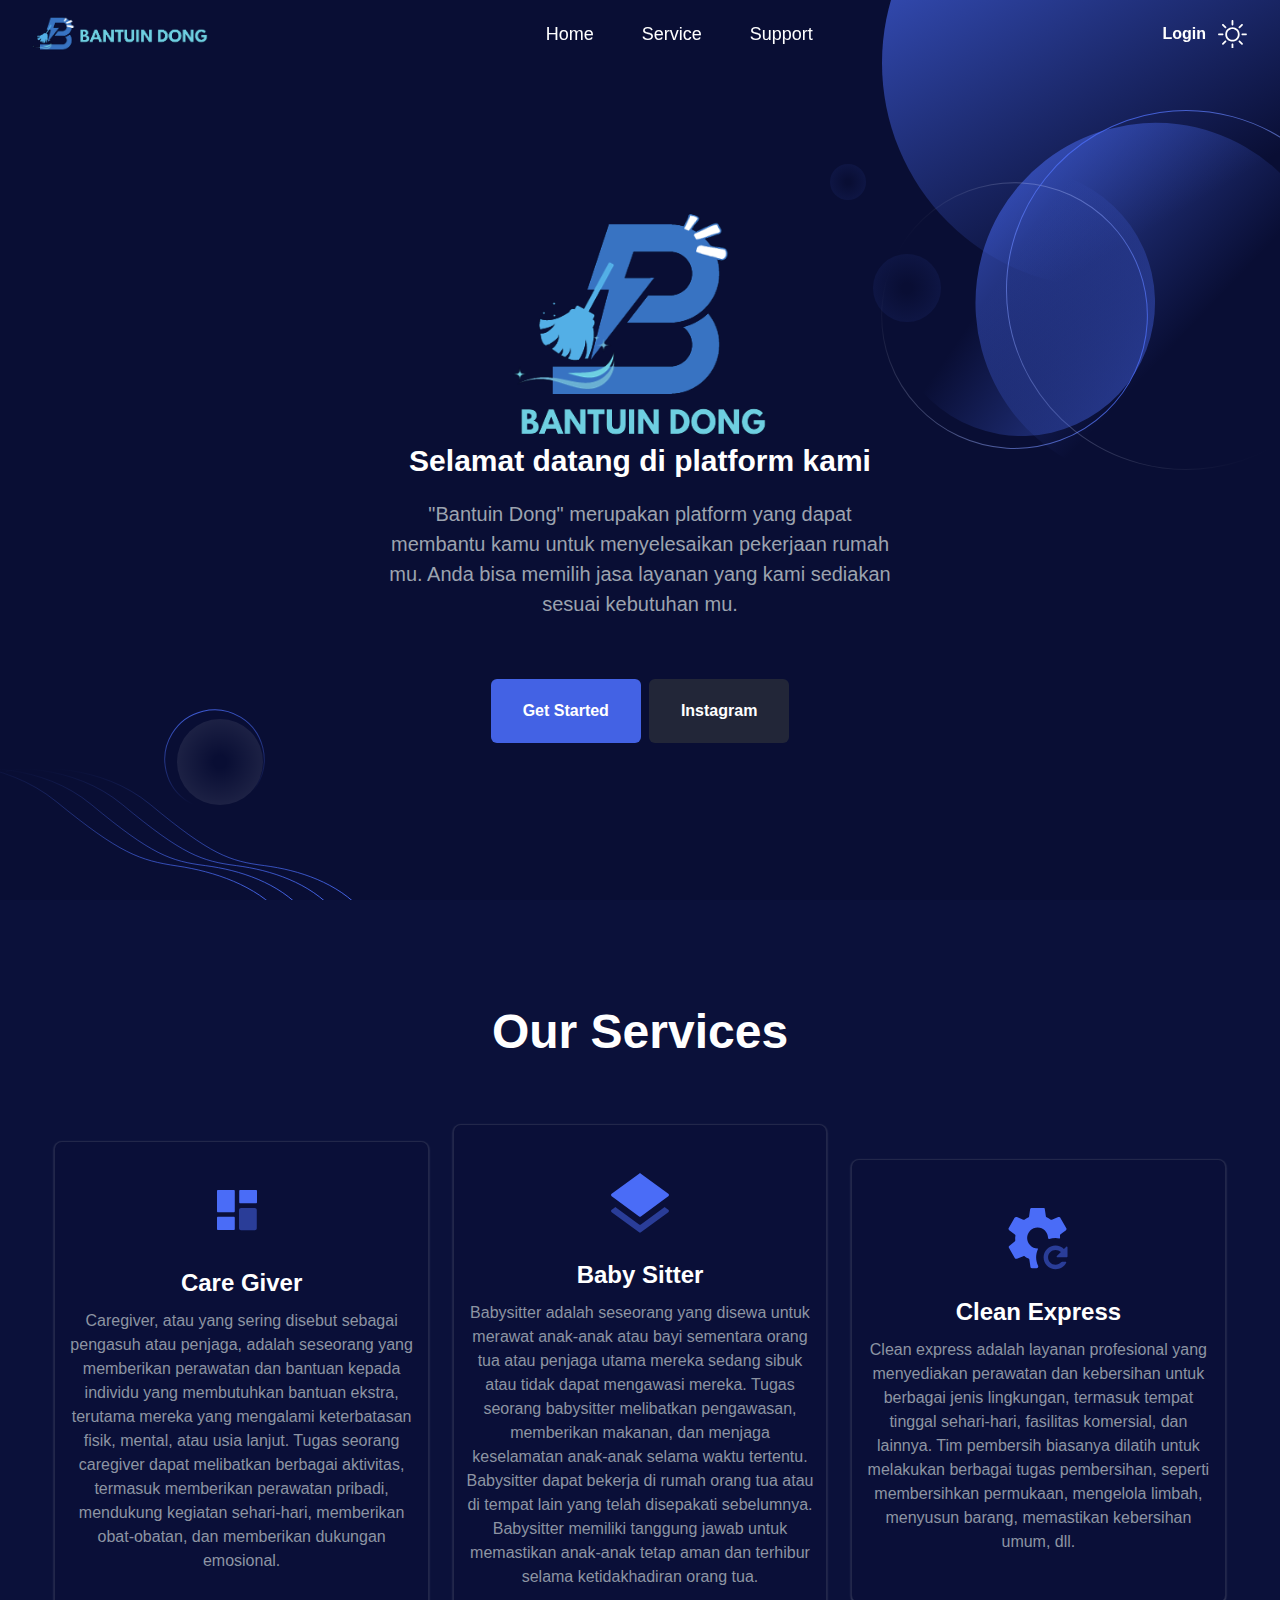
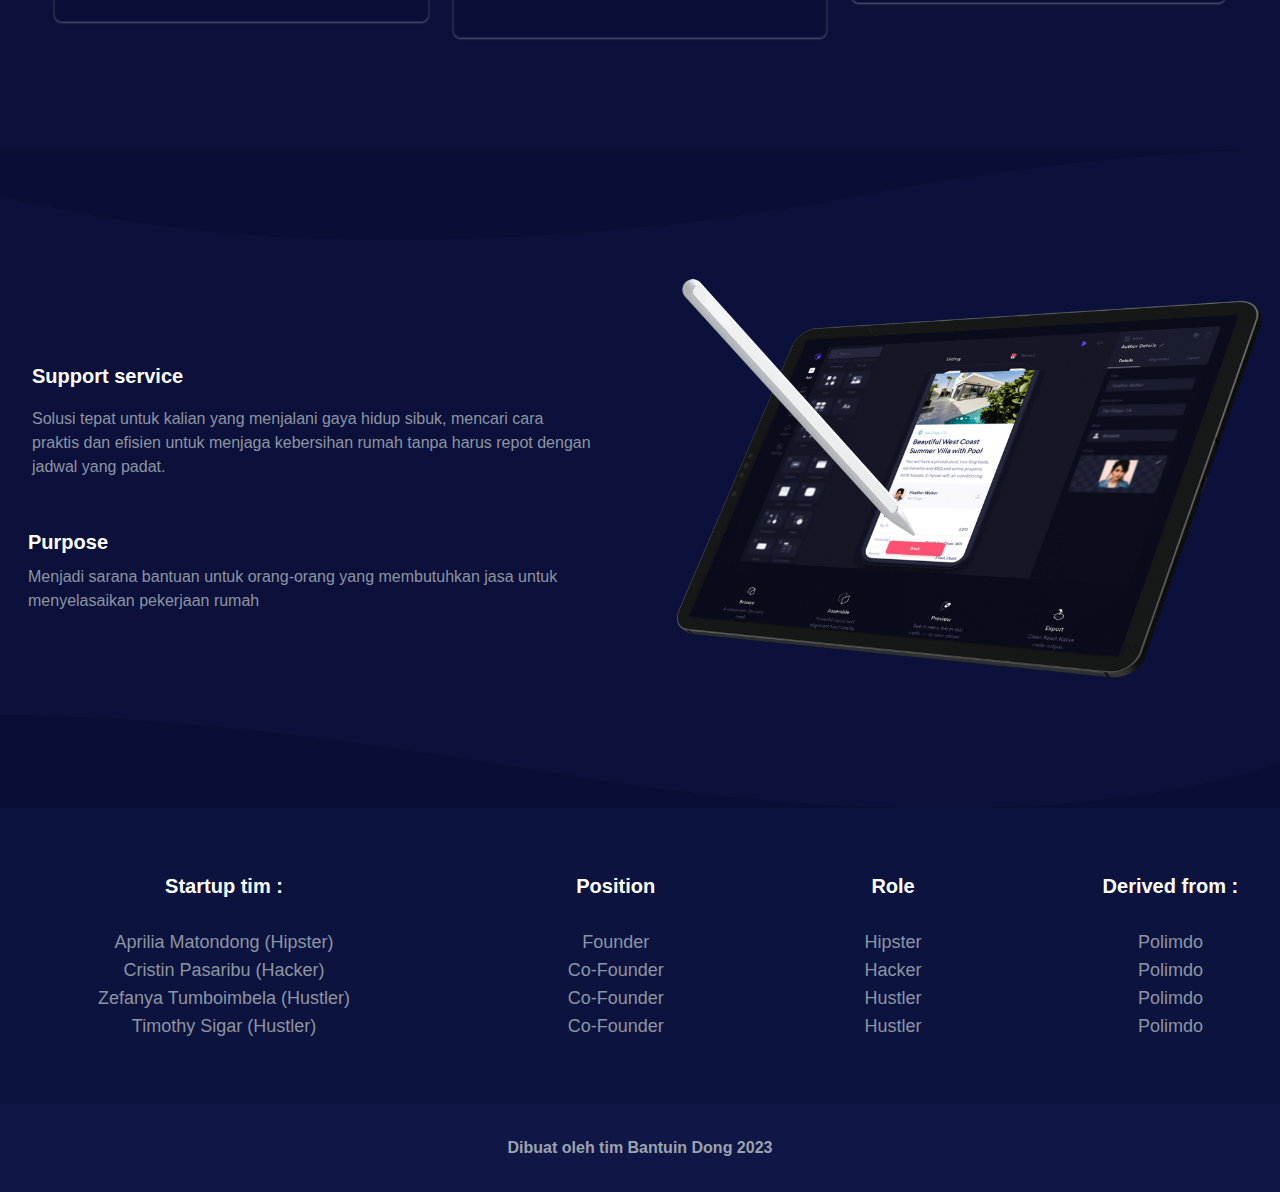
<file: index.html>
<!doctype html>
<html lang="en" class="dark scroll-smooth" id="root">
<head>
    <meta charset="UTF-8">
    <meta name="viewport"
          content="width=device-width, user-scalable=no, initial-scale=1.0, maximum-scale=1.0, minimum-scale=1.0">
    <meta http-equiv="X-UA-Compatible" content="ie=edge">
    <meta name="author" content="farideghbali">
    <link rel="shortcut icon" href="./img/favicon.png" type="image/x-icon"/>
    <link rel="stylesheet" href="./css/output.css">
    <title>Bantuin Dong</title>
    <!-- Develoop By: Farideghbali / Farideghbali.com / Farideghbali.dev@gmail.com   -->
</head>
<body class="bg-white dark:bg-dark seceltion font-Inter">
<div class="fixed top-0 left-0 z-50 w-full">
    <div class="px-4 py-4 lg:px-8 lg:py-1" id="header">
        <div class="flex items-center justify-between">
            <div class="logo">
                <img src="./img/logo navbar.png" alt="logo" class="hidden dark:block w-44">
                <img src="./img/logo navbar.png" alt="logo" class="block dark:hidden w-44">
            </div>
            <div class="navigation hidden lg:block">
                <nav>
                    <ul class="flex items-center justify-between">
                        <li class="px-6 py-4"><a href="#slider" class="menu-item">Home</a></li>
                        <li class="px-6 py-4"><a href="#features" class="menu-item">Service</a></li>
                        <li class="px-6 py-4"><a href="#support" class="menu-item">Support</a></li>
                    </ul>
                </nav>
            </div>
            <div class="panel flex items-center">
                <a href="login.html" class="btn cursor-pointer text-neutral-900 py-3 px-2 hidden lg:block">Login</a>
                <button type="button" class="cursor-pointer" id="change-mood">
                    <svg viewBox="0 0 23 23" class="cursor-pointer block dark:hidden" fill=""
                         xmlns="http://www.w3.org/2000/svg" width="30px">
                        <path d="M9.55078 1.5C5.80078 1.5 1.30078 5.25 1.30078 11.25C1.30078 17.25 5.80078 21.75 11.8008 21.75C17.8008 21.75 21.5508 17.25 21.5508 13.5C13.3008 18.75 4.30078 9.75 9.55078 1.5Z"
                              stroke-width="2" stroke-linecap="round" stroke-linejoin="round"></path>
                    </svg>
                    <svg viewBox="0 0 25 24" fill="none" xmlns="http://www.w3.org/2000/svg" width="30px"
                         class="cursor-pointer dark:block hidden">
                        <mask id="path-1-inside-1_977:1934" fill="white">
                            <path d="M12.0508 16.5C10.8573 16.5 9.71271 16.0259 8.8688 15.182C8.02489 14.3381 7.55078 13.1935 7.55078 12C7.55078 10.8065 8.02489 9.66193 8.8688 8.81802C9.71271 7.97411 10.8573 7.5 12.0508 7.5C13.2443 7.5 14.3888 7.97411 15.2328 8.81802C16.0767 9.66193 16.5508 10.8065 16.5508 12C16.5508 13.1935 16.0767 14.3381 15.2328 15.182C14.3888 16.0259 13.2443 16.5 12.0508 16.5ZM12.0508 18C13.6421 18 15.1682 17.3679 16.2934 16.2426C17.4186 15.1174 18.0508 13.5913 18.0508 12C18.0508 10.4087 17.4186 8.88258 16.2934 7.75736C15.1682 6.63214 13.6421 6 12.0508 6C10.4595 6 8.93336 6.63214 7.80814 7.75736C6.68292 8.88258 6.05078 10.4087 6.05078 12C6.05078 13.5913 6.68292 15.1174 7.80814 16.2426C8.93336 17.3679 10.4595 18 12.0508 18ZM12.0508 0C12.2497 0 12.4405 0.0790176 12.5811 0.21967C12.7218 0.360322 12.8008 0.551088 12.8008 0.75V3.75C12.8008 3.94891 12.7218 4.13968 12.5811 4.28033C12.4405 4.42098 12.2497 4.5 12.0508 4.5C11.8519 4.5 11.6611 4.42098 11.5205 4.28033C11.3798 4.13968 11.3008 3.94891 11.3008 3.75V0.75C11.3008 0.551088 11.3798 0.360322 11.5205 0.21967C11.6611 0.0790176 11.8519 0 12.0508 0V0ZM12.0508 19.5C12.2497 19.5 12.4405 19.579 12.5811 19.7197C12.7218 19.8603 12.8008 20.0511 12.8008 20.25V23.25C12.8008 23.4489 12.7218 23.6397 12.5811 23.7803C12.4405 23.921 12.2497 24 12.0508 24C11.8519 24 11.6611 23.921 11.5205 23.7803C11.3798 23.6397 11.3008 23.4489 11.3008 23.25V20.25C11.3008 20.0511 11.3798 19.8603 11.5205 19.7197C11.6611 19.579 11.8519 19.5 12.0508 19.5ZM24.0508 12C24.0508 12.1989 23.9718 12.3897 23.8311 12.5303C23.6905 12.671 23.4997 12.75 23.3008 12.75H20.3008C20.1019 12.75 19.9111 12.671 19.7705 12.5303C19.6298 12.3897 19.5508 12.1989 19.5508 12C19.5508 11.8011 19.6298 11.6103 19.7705 11.4697C19.9111 11.329 20.1019 11.25 20.3008 11.25H23.3008C23.4997 11.25 23.6905 11.329 23.8311 11.4697C23.9718 11.6103 24.0508 11.8011 24.0508 12ZM4.55078 12C4.55078 12.1989 4.47176 12.3897 4.33111 12.5303C4.19046 12.671 3.99969 12.75 3.80078 12.75H0.800781C0.601869 12.75 0.411103 12.671 0.270451 12.5303C0.129799 12.3897 0.0507813 12.1989 0.0507812 12C0.0507813 11.8011 0.129799 11.6103 0.270451 11.4697C0.411103 11.329 0.601869 11.25 0.800781 11.25H3.80078C3.99969 11.25 4.19046 11.329 4.33111 11.4697C4.47176 11.6103 4.55078 11.8011 4.55078 12ZM20.5363 3.5145C20.6769 3.65515 20.7559 3.84588 20.7559 4.04475C20.7559 4.24362 20.6769 4.43435 20.5363 4.575L18.4153 6.6975C18.3455 6.76713 18.2628 6.82235 18.1717 6.86C18.0806 6.89765 17.983 6.91699 17.8845 6.91692C17.6855 6.91678 17.4947 6.83758 17.354 6.69675C17.2844 6.62702 17.2292 6.54425 17.1915 6.45318C17.1539 6.36211 17.1345 6.26452 17.1346 6.16597C17.1348 5.96695 17.214 5.77613 17.3548 5.6355L19.4758 3.5145C19.6164 3.3739 19.8072 3.29491 20.006 3.29491C20.2049 3.29491 20.3956 3.3739 20.5363 3.5145ZM6.74678 17.304C6.88738 17.4446 6.96637 17.6354 6.96637 17.8342C6.96637 18.0331 6.88738 18.2239 6.74678 18.3645L4.62578 20.4855C4.48433 20.6221 4.29488 20.6977 4.09823 20.696C3.90158 20.6943 3.71347 20.6154 3.57442 20.4764C3.43536 20.3373 3.35648 20.1492 3.35478 19.9526C3.35307 19.7559 3.42866 19.5665 3.56528 19.425L5.68628 17.304C5.82693 17.1634 6.01766 17.0844 6.21653 17.0844C6.4154 17.0844 6.60614 17.1634 6.74678 17.304ZM20.5363 20.4855C20.3956 20.6261 20.2049 20.7051 20.006 20.7051C19.8072 20.7051 19.6164 20.6261 19.4758 20.4855L17.3548 18.3645C17.2182 18.223 17.1426 18.0336 17.1443 17.8369C17.146 17.6403 17.2249 17.4522 17.3639 17.3131C17.503 17.1741 17.6911 17.0952 17.8877 17.0935C18.0844 17.0918 18.2738 17.1674 18.4153 17.304L20.5363 19.425C20.6769 19.5656 20.7559 19.7564 20.7559 19.9552C20.7559 20.1541 20.6769 20.3449 20.5363 20.4855ZM6.74678 6.6975C6.60614 6.8381 6.4154 6.91709 6.21653 6.91709C6.01766 6.91709 5.82693 6.8381 5.68628 6.6975L3.56528 4.575C3.49365 4.50582 3.43651 4.42306 3.39721 4.33155C3.3579 4.24005 3.33721 4.14164 3.33634 4.04205C3.33548 3.94247 3.35445 3.84371 3.39216 3.75153C3.42988 3.65936 3.48557 3.57562 3.55598 3.5052C3.6264 3.43478 3.71014 3.37909 3.80232 3.34138C3.89449 3.30367 3.99325 3.2847 4.09283 3.28556C4.19242 3.28643 4.29083 3.30712 4.38233 3.34642C4.47384 3.38573 4.5566 3.44287 4.62578 3.5145L6.74678 5.6355C6.81663 5.70517 6.87204 5.78793 6.90985 5.87905C6.94766 5.97017 6.96712 6.06785 6.96712 6.1665C6.96712 6.26515 6.94766 6.36283 6.90985 6.45395C6.87204 6.54507 6.81663 6.62783 6.74678 6.6975Z"></path>
                        </mask>
                        <path d="M12.0508 16.5C10.8573 16.5 9.71271 16.0259 8.8688 15.182C8.02489 14.3381 7.55078 13.1935 7.55078 12C7.55078 10.8065 8.02489 9.66193 8.8688 8.81802C9.71271 7.97411 10.8573 7.5 12.0508 7.5C13.2443 7.5 14.3888 7.97411 15.2328 8.81802C16.0767 9.66193 16.5508 10.8065 16.5508 12C16.5508 13.1935 16.0767 14.3381 15.2328 15.182C14.3888 16.0259 13.2443 16.5 12.0508 16.5ZM12.0508 18C13.6421 18 15.1682 17.3679 16.2934 16.2426C17.4186 15.1174 18.0508 13.5913 18.0508 12C18.0508 10.4087 17.4186 8.88258 16.2934 7.75736C15.1682 6.63214 13.6421 6 12.0508 6C10.4595 6 8.93336 6.63214 7.80814 7.75736C6.68292 8.88258 6.05078 10.4087 6.05078 12C6.05078 13.5913 6.68292 15.1174 7.80814 16.2426C8.93336 17.3679 10.4595 18 12.0508 18ZM12.0508 0C12.2497 0 12.4405 0.0790176 12.5811 0.21967C12.7218 0.360322 12.8008 0.551088 12.8008 0.75V3.75C12.8008 3.94891 12.7218 4.13968 12.5811 4.28033C12.4405 4.42098 12.2497 4.5 12.0508 4.5C11.8519 4.5 11.6611 4.42098 11.5205 4.28033C11.3798 4.13968 11.3008 3.94891 11.3008 3.75V0.75C11.3008 0.551088 11.3798 0.360322 11.5205 0.21967C11.6611 0.0790176 11.8519 0 12.0508 0V0ZM12.0508 19.5C12.2497 19.5 12.4405 19.579 12.5811 19.7197C12.7218 19.8603 12.8008 20.0511 12.8008 20.25V23.25C12.8008 23.4489 12.7218 23.6397 12.5811 23.7803C12.4405 23.921 12.2497 24 12.0508 24C11.8519 24 11.6611 23.921 11.5205 23.7803C11.3798 23.6397 11.3008 23.4489 11.3008 23.25V20.25C11.3008 20.0511 11.3798 19.8603 11.5205 19.7197C11.6611 19.579 11.8519 19.5 12.0508 19.5ZM24.0508 12C24.0508 12.1989 23.9718 12.3897 23.8311 12.5303C23.6905 12.671 23.4997 12.75 23.3008 12.75H20.3008C20.1019 12.75 19.9111 12.671 19.7705 12.5303C19.6298 12.3897 19.5508 12.1989 19.5508 12C19.5508 11.8011 19.6298 11.6103 19.7705 11.4697C19.9111 11.329 20.1019 11.25 20.3008 11.25H23.3008C23.4997 11.25 23.6905 11.329 23.8311 11.4697C23.9718 11.6103 24.0508 11.8011 24.0508 12ZM4.55078 12C4.55078 12.1989 4.47176 12.3897 4.33111 12.5303C4.19046 12.671 3.99969 12.75 3.80078 12.75H0.800781C0.601869 12.75 0.411103 12.671 0.270451 12.5303C0.129799 12.3897 0.0507813 12.1989 0.0507812 12C0.0507813 11.8011 0.129799 11.6103 0.270451 11.4697C0.411103 11.329 0.601869 11.25 0.800781 11.25H3.80078C3.99969 11.25 4.19046 11.329 4.33111 11.4697C4.47176 11.6103 4.55078 11.8011 4.55078 12ZM20.5363 3.5145C20.6769 3.65515 20.7559 3.84588 20.7559 4.04475C20.7559 4.24362 20.6769 4.43435 20.5363 4.575L18.4153 6.6975C18.3455 6.76713 18.2628 6.82235 18.1717 6.86C18.0806 6.89765 17.983 6.91699 17.8845 6.91692C17.6855 6.91678 17.4947 6.83758 17.354 6.69675C17.2844 6.62702 17.2292 6.54425 17.1915 6.45318C17.1539 6.36211 17.1345 6.26452 17.1346 6.16597C17.1348 5.96695 17.214 5.77613 17.3548 5.6355L19.4758 3.5145C19.6164 3.3739 19.8072 3.29491 20.006 3.29491C20.2049 3.29491 20.3956 3.3739 20.5363 3.5145ZM6.74678 17.304C6.88738 17.4446 6.96637 17.6354 6.96637 17.8342C6.96637 18.0331 6.88738 18.2239 6.74678 18.3645L4.62578 20.4855C4.48433 20.6221 4.29488 20.6977 4.09823 20.696C3.90158 20.6943 3.71347 20.6154 3.57442 20.4764C3.43536 20.3373 3.35648 20.1492 3.35478 19.9526C3.35307 19.7559 3.42866 19.5665 3.56528 19.425L5.68628 17.304C5.82693 17.1634 6.01766 17.0844 6.21653 17.0844C6.4154 17.0844 6.60614 17.1634 6.74678 17.304ZM20.5363 20.4855C20.3956 20.6261 20.2049 20.7051 20.006 20.7051C19.8072 20.7051 19.6164 20.6261 19.4758 20.4855L17.3548 18.3645C17.2182 18.223 17.1426 18.0336 17.1443 17.8369C17.146 17.6403 17.2249 17.4522 17.3639 17.3131C17.503 17.1741 17.6911 17.0952 17.8877 17.0935C18.0844 17.0918 18.2738 17.1674 18.4153 17.304L20.5363 19.425C20.6769 19.5656 20.7559 19.7564 20.7559 19.9552C20.7559 20.1541 20.6769 20.3449 20.5363 20.4855ZM6.74678 6.6975C6.60614 6.8381 6.4154 6.91709 6.21653 6.91709C6.01766 6.91709 5.82693 6.8381 5.68628 6.6975L3.56528 4.575C3.49365 4.50582 3.43651 4.42306 3.39721 4.33155C3.3579 4.24005 3.33721 4.14164 3.33634 4.04205C3.33548 3.94247 3.35445 3.84371 3.39216 3.75153C3.42988 3.65936 3.48557 3.57562 3.55598 3.5052C3.6264 3.43478 3.71014 3.37909 3.80232 3.34138C3.89449 3.30367 3.99325 3.2847 4.09283 3.28556C4.19242 3.28643 4.29083 3.30712 4.38233 3.34642C4.47384 3.38573 4.5566 3.44287 4.62578 3.5145L6.74678 5.6355C6.81663 5.70517 6.87204 5.78793 6.90985 5.87905C6.94766 5.97017 6.96712 6.06785 6.96712 6.1665C6.96712 6.26515 6.94766 6.36283 6.90985 6.45395C6.87204 6.54507 6.81663 6.62783 6.74678 6.6975Z"
                              fill="black" stroke="white" stroke-width="2" mask="url(#path-1-inside-1_977:1934)"></path>
                    </svg>
                </button>
            </div>
        </div>
    </div>
</div>
<div class="main" id="main">
    <div class="relative flex items-center h-screen px-4 lg:px-0 bg-white dark:bg-dark" id="slider">
        <div class="sticky z-10 w-full lg:w-2/5 2xl:w-1/2 mx-auto text-center mt-20">
            <center><img class="masthead-avatar mb-2" src="img/lambang.png" alt="..." style="width: 50%; margin-bottom: 0;"/></center>
            <h1 class="heading text-3xl lg:text-3xl !leading-normal">Selamat datang di platform kami
            </h1>
            <p class="text-neutral-600 dark:text-gray-400 text-xl font-medium leading-normal my-4">"Bantuin Dong" merupakan platform yang dapat membantu
                kamu untuk menyelesaikan pekerjaan rumah mu. Anda bisa memilih jasa layanan yang kami sediakan sesuai
                kebutuhan mu.
            </p>
            <div class="flex flex-col lg:flex-row items-center justify-center mt-8 p-6">
                <a href="login.html" class="btn bg-[#4a6cf7]">Get Started</a>
                <a href="https://www.instagram.com/bantuin_dong4/"
                   class="btn bg-[#090E34] text-neutral-900 bg-opacity-20 hover:bg-opacity-30 dark:bg-[#ffff64] dark:bg-opacity-10 dark:hover:bg-opacity-5">Instagram</a>
            </div>
        </div>
        <div class="absolute top-0 right-0">
            <svg width="450" height="556" viewBox="0 0 450 556" fill="none" xmlns="http://www.w3.org/2000/svg">
                <circle cx="277" cy="63" r="225" fill="url(#paint0_linear_25:217)"></circle>
                <circle cx="17.9997" cy="182" r="18" fill="url(#paint1_radial_25:217)"></circle>
                <circle cx="76.9997" cy="288" r="34" fill="url(#paint2_radial_25:217)"></circle>
                <circle cx="325.486" cy="302.87" r="180" transform="rotate(-37.6852 325.486 302.87)"
                        fill="url(#paint3_linear_25:217)"></circle>
                <circle opacity="0.8" cx="184.521" cy="315.521" r="132.862" transform="rotate(114.874 184.521 315.521)"
                        stroke="url(#paint4_linear_25:217)"></circle>
                <circle opacity="0.8" cx="356" cy="290" r="179.5" transform="rotate(-30 356 290)"
                        stroke="url(#paint5_linear_25:217)"></circle>
                <circle opacity="0.8" cx="191.659" cy="302.659" r="133.362" transform="rotate(133.319 191.659 302.659)"
                        fill="url(#paint6_linear_25:217)"></circle>
                <defs>
                    <linearGradient id="paint0_linear_25:217" x1="-54.5003" y1="-178" x2="222" y2="288"
                                    gradientUnits="userSpaceOnUse">
                        <stop stop-color="#4A6CF7"></stop>
                        <stop offset="1" stop-color="#4A6CF7" stop-opacity="0"></stop>
                    </linearGradient>
                    <radialGradient id="paint1_radial_25:217" cx="0" cy="0" r="1" gradientUnits="userSpaceOnUse"
                                    gradientTransform="translate(17.9997 182) rotate(90) scale(18)">
                        <stop offset="0.145833" stop-color="#4A6CF7" stop-opacity="0"></stop>
                        <stop offset="1" stop-color="#4A6CF7" stop-opacity="0.08"></stop>
                    </radialGradient>
                    <radialGradient id="paint2_radial_25:217" cx="0" cy="0" r="1" gradientUnits="userSpaceOnUse"
                                    gradientTransform="translate(76.9997 288) rotate(90) scale(34)">
                        <stop offset="0.145833" stop-color="#4A6CF7" stop-opacity="0"></stop>
                        <stop offset="1" stop-color="#4A6CF7" stop-opacity="0.08"></stop>
                    </radialGradient>
                    <linearGradient id="paint3_linear_25:217" x1="226.775" y1="-66.1548" x2="292.157" y2="351.421"
                                    gradientUnits="userSpaceOnUse">
                        <stop stop-color="#4A6CF7"></stop>
                        <stop offset="1" stop-color="#4A6CF7" stop-opacity="0"></stop>
                    </linearGradient>
                    <linearGradient id="paint4_linear_25:217" x1="184.521" y1="182.159" x2="184.521" y2="448.882"
                                    gradientUnits="userSpaceOnUse">
                        <stop stop-color="#4A6CF7"></stop>
                        <stop offset="1" stop-color="white" stop-opacity="0"></stop>
                    </linearGradient>
                    <linearGradient id="paint5_linear_25:217" x1="356" y1="110" x2="356" y2="470"
                                    gradientUnits="userSpaceOnUse">
                        <stop stop-color="#4A6CF7"></stop>
                        <stop offset="1" stop-color="white" stop-opacity="0"></stop>
                    </linearGradient>
                    <linearGradient id="paint6_linear_25:217" x1="118.524" y1="29.2497" x2="166.965" y2="338.63"
                                    gradientUnits="userSpaceOnUse">
                        <stop stop-color="#4A6CF7"></stop>
                        <stop offset="1" stop-color="#4A6CF7" stop-opacity="0"></stop>
                    </linearGradient>
                </defs>
            </svg>
        </div>
        <div class="absolute bottom-0 left-0">
            <svg width="364" height="201" viewBox="0 0 364 201" fill="none" xmlns="http://www.w3.org/2000/svg">
                <path d="M5.88928 72.3303C33.6599 66.4798 101.397 64.9086 150.178 105.427C211.155 156.076 229.59 162.093 264.333 166.607C299.076 171.12 337.718 183.657 362.889 212.24"
                      stroke="url(#paint0_linear_25:218)"></path>
                <path d="M-22.1107 72.3303C5.65989 66.4798 73.3965 64.9086 122.178 105.427C183.155 156.076 201.59 162.093 236.333 166.607C271.076 171.12 309.718 183.657 334.889 212.24"
                      stroke="url(#paint1_linear_25:218)"></path>
                <path d="M-53.1107 72.3303C-25.3401 66.4798 42.3965 64.9086 91.1783 105.427C152.155 156.076 170.59 162.093 205.333 166.607C240.076 171.12 278.718 183.657 303.889 212.24"
                      stroke="url(#paint2_linear_25:218)"></path>
                <path d="M-98.1618 65.0889C-68.1416 60.0601 4.73364 60.4882 56.0734 102.431C120.248 154.86 139.905 161.419 177.137 166.956C214.37 172.493 255.575 186.165 281.856 215.481"
                      stroke="url(#paint3_linear_25:218)"></path>
                <circle opacity="0.8" cx="214.505" cy="60.5054" r="49.7205" transform="rotate(-13.421 214.505 60.5054)"
                        stroke="url(#paint4_linear_25:218)"></circle>
                <circle cx="220" cy="63" r="43" fill="url(#paint5_radial_25:218)"></circle>
                <defs>
                    <linearGradient id="paint0_linear_25:218" x1="184.389" y1="69.2405" x2="184.389" y2="212.24"
                                    gradientUnits="userSpaceOnUse">
                        <stop stop-color="#4A6CF7" stop-opacity="0"></stop>
                        <stop offset="1" stop-color="#4A6CF7"></stop>
                    </linearGradient>
                    <linearGradient id="paint1_linear_25:218" x1="156.389" y1="69.2405" x2="156.389" y2="212.24"
                                    gradientUnits="userSpaceOnUse">
                        <stop stop-color="#4A6CF7" stop-opacity="0"></stop>
                        <stop offset="1" stop-color="#4A6CF7"></stop>
                    </linearGradient>
                    <linearGradient id="paint2_linear_25:218" x1="125.389" y1="69.2405" x2="125.389" y2="212.24"
                                    gradientUnits="userSpaceOnUse">
                        <stop stop-color="#4A6CF7" stop-opacity="0"></stop>
                        <stop offset="1" stop-color="#4A6CF7"></stop>
                    </linearGradient>
                    <linearGradient id="paint3_linear_25:218" x1="93.8507" y1="67.2674" x2="89.9278" y2="210.214"
                                    gradientUnits="userSpaceOnUse">
                        <stop stop-color="#4A6CF7" stop-opacity="0"></stop>
                        <stop offset="1" stop-color="#4A6CF7"></stop>
                    </linearGradient>
                    <linearGradient id="paint4_linear_25:218" x1="214.505" y1="10.2849" x2="212.684" y2="99.5816"
                                    gradientUnits="userSpaceOnUse">
                        <stop stop-color="#4A6CF7"></stop>
                        <stop offset="1" stop-color="#4A6CF7" stop-opacity="0"></stop>
                    </linearGradient>
                    <radialGradient id="paint5_radial_25:218" cx="0" cy="0" r="1" gradientUnits="userSpaceOnUse"
                                    gradientTransform="translate(220 63) rotate(90) scale(43)">
                        <stop offset="0.145833" stop-color="white" stop-opacity="0"></stop>
                        <stop offset="1" stop-color="white" stop-opacity="0.08"></stop>
                    </radialGradient>
                </defs>
            </svg>
        </div>
    </div>
    <div class="py-20 md:py-24 bg-[#efefef] dark:bg-[#0b113a]" id="features">
        <div class="container px-4 mx-auto">
            <div class="w-full lg:w-1/2 2xl:w-1/2 mx-auto text-center">
                <h2 class="heading text-3xl lg:text-5xl !leading-normal">Our Services
                </h2>
            </div>
            <div class="mt-10">
                <div class="flex flex-col lg:flex-row items-center justify-center flex-wrap">
                    <div class="features-box">
                        <div class="py-4 px-1">
                            <div class="icon-box mb-6">
                                <svg width="50" height="51" class="mx-auto svg-fill">
                                    <path opacity="0.5"
                                          d="M37.7778 40.2223H24C22.8954 40.2223 22 39.3268 22 38.2223V20.0001C22 18.8955 22.8954 18.0001 24 18.0001H37.7778C38.8823 18.0001 39.7778 18.8955 39.7778 20.0001V38.2223C39.7778 39.3268 38.8823 40.2223 37.7778 40.2223Z"></path>
                                    <path d="M23.2222 0C22.6699 0 22.2222 0.447715 22.2222 1V12.3333C22.2222 12.8856 22.6699 13.3333 23.2222 13.3333H39C39.5523 13.3333 40 12.8856 40 12.3333V0.999999C40 0.447714 39.5523 0 39 0H23.2222ZM0 39C0 39.5523 0.447715 40 1 40H16.7778C17.3301 40 17.7778 39.5523 17.7778 39V27.6667C17.7778 27.1144 17.3301 26.6667 16.7778 26.6667H1C0.447716 26.6667 0 27.1144 0 27.6667V39ZM0 21.2222C0 21.7745 0.447715 22.2222 1 22.2222H16.7778C17.3301 22.2222 17.7778 21.7745 17.7778 21.2222V0.999999C17.7778 0.447714 17.3301 0 16.7778 0H1C0.447716 0 0 0.447715 0 1V21.2222Z"></path>
                                </svg>
                            </div>
                            <div class="text-center">
                                <h3 class="heading text-2xl mb-2 leading-normal">
                                    Care Giver
                                </h3>
                                <p class="text-base text-gray-500 dark:text-gray-400 opacity-90">Caregiver, atau yang sering disebut sebagai pengasuh atau penjaga, adalah seseorang 
                                    yang memberikan perawatan dan bantuan kepada individu yang membutuhkan bantuan ekstra, terutama mereka yang mengalami keterbatasan fisik, mental, 
                                    atau usia lanjut. Tugas seorang caregiver dapat melibatkan berbagai aktivitas, termasuk memberikan perawatan pribadi, mendukung kegiatan sehari-hari, 
                                    memberikan obat-obatan, dan memberikan dukungan emosional.
                                </p>
                            </div>
                        </div>
                    </div>
                    <div class="features-box">
                        <div class="py-4 px-1">
                            <div class="icon-box mb-6">
                                <svg width="60" height="60" viewBox="0 0 40 40" class="mx-auto svg-fill">
                                    <path opacity="0.5"
                                          d="M20.5914 34.2584C20.2394 34.5172 19.7603 34.5175 19.408 34.2593L4.19163 23.1079C3.8395 22.8498 3.36065 22.85 3.00873 23.1084L1.09802 24.5111C0.553731 24.9107 0.553731 25.7237 1.09802 26.1233L19.4082 39.5655C19.7604 39.824 20.2396 39.824 20.5918 39.5655L38.9029 26.1226C39.4469 25.7232 39.4473 24.9107 38.9036 24.5109L36.9701 23.0889C36.6177 22.8298 36.1378 22.8297 35.7854 23.0888L20.5914 34.2584Z"></path>
                                    <path d="M19.408 28.931C19.7603 29.1896 20.2396 29.1894 20.5918 28.9306L36.3556 17.3466L38.8979 15.4883C39.4437 15.0894 39.4446 14.275 38.8996 13.8749L20.5918 0.43445C20.2396 0.175911 19.7604 0.175913 19.4082 0.434452L1.09706 13.8774C0.553051 14.2767 0.552712 15.0892 1.09638 15.4891L3.62222 17.3466L19.408 28.931Z"></path>
                                </svg>
                            </div>
                            <div class="text-center">
                                <h3 class="heading text-2xl mb-2 leading-normal">
                                    Baby Sitter
                                </h3>
                                <p class="text-base text-gray-500 dark:text-gray-400 opacity-90">Babysitter adalah seseorang yang disewa untuk merawat anak-anak atau bayi sementara orang tua atau penjaga utama mereka sedang sibuk atau tidak dapat mengawasi mereka. 
                                    Tugas seorang babysitter melibatkan pengawasan, memberikan makanan, dan menjaga keselamatan anak-anak selama waktu tertentu. Babysitter dapat bekerja di rumah orang tua atau di tempat lain yang telah disepakati sebelumnya.
                                    Babysitter memiliki tanggung jawab untuk memastikan anak-anak tetap aman dan terhibur selama ketidakhadiran orang tua.
                            </div>
                        </div>
                    </div>
                    <div class="features-box">
                        <div class="py-4 px-1">
                            <div class="icon-box mb-6">
                                <svg width="60" height="62" viewBox="0 0 40 42" class="mx-auto svg-fill">
                                    <path opacity="0.5"
                                          d="M31.8943 25.3303C34.1233 25.3303 36.1497 26.1409 37.5682 27.762L39.1464 26.1839C39.4614 25.8689 39.9999 26.092 39.9999 26.5374V32.936C39.9999 33.2121 39.7761 33.436 39.4999 33.436H33.1014C32.6559 33.436 32.4328 32.8974 32.7478 32.5825L35.5418 29.7885C34.5286 28.9779 33.3128 28.37 31.8943 28.37C29.0573 28.37 26.8282 30.599 26.8282 33.436C26.8282 36.273 29.0573 38.5021 31.8943 38.5021C33.3549 38.5021 34.6511 37.844 35.6345 36.8244C35.8406 36.6107 36.1187 36.4756 36.4155 36.4756H38.6535C39.0072 36.4756 39.2477 36.833 39.0881 37.1487C37.7427 39.8107 35.0781 41.5417 31.8943 41.5417C27.4361 41.5417 23.7886 37.8941 23.7886 33.436C23.7886 28.9779 27.4361 25.3303 31.8943 25.3303Z"></path>
                                    <path d="M18.7226 33.436C18.7226 31.3572 19.2513 29.4548 19.9799 27.7285C20.0541 27.5529 19.9264 27.3567 19.7358 27.3567C15.8856 27.3567 12.6433 24.1144 12.6433 20.2642C12.6433 16.414 15.8856 13.1717 19.7358 13.1717C23.586 13.1717 26.8283 16.414 26.8283 20.2642C26.8283 20.5105 27.3897 21.0054 27.6246 20.9313C28.9274 20.5206 30.2827 20.2642 31.8943 20.2642C32.775 20.2642 33.6557 20.4173 34.5364 20.5905C34.7422 20.6309 34.9339 20.4739 34.9339 20.2642C34.9339 19.8699 34.9339 19.3904 34.8787 18.9362C34.827 18.5117 34.9599 18.0636 35.3001 17.8045L38.9868 14.9955C39.3921 14.5902 39.3921 14.1849 39.1894 13.7797L35.1857 6.77316C35.153 6.71599 35.1272 6.65499 35.1021 6.59411C34.9143 6.13895 34.5848 6.08618 34.1135 6.08007C33.9863 6.07841 33.86 6.10354 33.7419 6.15079L29.3957 7.88927C29.0613 8.02302 28.6829 7.96367 28.3887 7.75599C27.6155 7.21023 26.7521 6.75466 25.8752 6.31262C25.5838 6.16573 25.3813 5.88702 25.3335 5.56423L24.6729 1.10574C24.6265 0.792572 24.6613 0.389935 24.3993 0.212245C24.2235 0.0930361 23.9828 0 23.7886 0H15.6829C15.3021 0 14.7424 0.35783 14.6762 0.73726C14.6678 0.785579 14.6661 0.834927 14.6589 0.883445L13.9492 5.67408C13.894 6.04692 13.6313 6.35205 13.2873 6.50604C12.4439 6.88359 11.673 7.42345 10.8193 7.89265C10.5647 8.03264 10.26 8.04143 9.99178 7.92966L5.73545 6.15619C5.61358 6.10541 5.48273 6.07832 5.35072 6.08016C4.8506 6.08715 4.49147 6.1485 4.13234 6.68719L0.0794975 13.7797C-0.123145 14.1849 0.0794976 14.5902 0.484782 14.9955L4.34631 17.9376C4.59456 18.1268 4.74261 18.4216 4.7079 18.7317C4.65068 19.243 4.53762 19.8101 4.53762 20.2642C4.53762 20.6648 4.53762 21.1534 4.59561 21.614C4.64767 22.0276 4.52563 22.4644 4.20164 22.7267L0.484782 25.7355C0.0794976 26.1408 0.0794978 26.5461 0.28214 26.9514L4.33498 34.0439C4.5154 34.4047 4.85644 34.4443 5.35811 34.4486C5.48532 34.4497 5.61152 34.4249 5.72964 34.3776L10.0758 32.6392C10.4102 32.5054 10.7887 32.5648 11.0829 32.7724C11.8561 33.3182 12.7195 33.7738 13.5964 34.2158C13.8878 34.3627 14.0903 34.6414 14.1381 34.9642L14.8616 39.8476C14.8688 39.8961 14.871 39.9453 14.8768 39.994C14.9222 40.3734 15.3145 40.7311 15.8856 40.7311H19.13C19.9191 40.7311 20.4065 39.8523 20.0627 39.1421C19.1998 37.3593 18.7226 35.4573 18.7226 33.436Z"></path>
                                </svg>
                            </div>
                            <div class="text-center">
                                <h3 class="heading text-2xl mb-2 leading-normal">
                                   Clean Express
                                </h3>
                                <p class="text-base text-gray-500 dark:text-gray-400 opacity-90">Clean express adalah layanan profesional yang menyediakan perawatan dan kebersihan untuk berbagai jenis lingkungan, termasuk tempat tinggal sehari-hari, fasilitas komersial, dan lainnya. Tim pembersih biasanya dilatih untuk melakukan berbagai tugas pembersihan, seperti membersihkan permukaan, mengelola limbah, menyusun barang, memastikan kebersihan umum, dll.
                                </p>
                            </div>
                        </div>
                    </div>   
                    </div>
                    </div>
                </div>
            </div>
        </div>
    </div>
    <div class="bg-white dark:bg-[url('/img/bg-support-dark.svg')] bg-center bg-cover bg-no-repeat dark:bg-dark pt-24 pb-10 md:py-32"
         id="support">
        <div class="container flex flex-col lg:flex-row items-center justify-around px-4 mx-auto">
            <div class="lg:w-1/2 2xl:w-1/2 mr-8 basis-1/2">
                <div class="mx-auto my-4 px-4">
                    <h2 class="heading !leading-normal text-xl">
                        Support service
                    </h2>
                    <p class="text-gray-500 dark:text-gray-400 opacity-90 text-base">Solusi tepat untuk kalian yang menjalani gaya hidup sibuk, mencari cara praktis dan efisien untuk menjaga kebersihan rumah tanpa harus repot dengan jadwal yang padat.
                    </p>
                </div>
                <div class="flex items-center justify-between mt-12">
                    <div class="mx-3">
                        <h3 class="heading leading-normal text-xl mb-2">Purpose
                        </h3>
                        <p class="text-base text-gratext-gray-500 dark:text-gray-400 opacity-90">Menjadi sarana bantuan untuk orang-orang yang membutuhkan jasa untuk menyelasaikan pekerjaan rumah
                        </p>
                    </div>
                </div>
            </div>
            <div class="img mt-24 lg:mt-0 ml-8 basis-1/2">
                <div class="">
                    <img src="img/iPad-Pro-Design-Mockup.png" class="w-full" alt="Ipad">
                </div>
            </div>
        </div>
    </div>
    
    </div>
    <div class="footer" id="footer">
        <div class="top-content py-16 bg-[#4A6CF7] bg-opacity-5">
            <div class="container flex md:flex-row flex-wrap lg:flex-nowrap items-start justify-between px-4 mx-auto">
                <div class="basis-full lg:basis-1/3 mb-6 lg:mb-0">
                    <center><h4 class="heading text-xl mb-7">Startup tim :</h4>
                    <p class="text-gray-500 dark:text-gray-400 opacity-90 text-lg">Aprilia Matondong (Hipster)
                    </p>
                    <p class="text-gray-500 dark:text-gray-400 opacity-90 text-lg">Cristin Pasaribu (Hacker)
                    </p>
                    <p class="text-gray-500 dark:text-gray-400 opacity-90 text-lg">Zefanya Tumboimbela (Hustler)
                    </p>
                    <p class="text-gray-500 dark:text-gray-400 opacity-90 text-lg">Timothy Sigar (Hustler)
                    </p></center>
                </div>
                <div class="basis-1/2 md:basis-1/3 lg:basis-[15%] my-6 lg:my-0">
                <center><h4 class="heading text-xl mb-7">Position</h4>
                    <p class="text-gray-500 dark:text-gray-400 opacity-90 text-lg">Founder
                    </p>
                    <p class="text-gray-500 dark:text-gray-400 opacity-90 text-lg">Co-Founder
                    </p>
                    <p class="text-gray-500 dark:text-gray-400 opacity-90 text-lg">Co-Founder
                    </p>
                    <p class="text-gray-500 dark:text-gray-400 opacity-90 text-lg">Co-Founder
                    </p></center>
                </div>
                <div class="basis-1/2 md:basis-1/3 lg:basis-[15%] my-6 lg:my-0">
                    <center><h4 class="heading text-xl mb-7">Role</h4>
                    <p class="text-gray-500 dark:text-gray-400 opacity-90 text-lg">Hipster
                    </p>
                    <p class="text-gray-500 dark:text-gray-400 opacity-90 text-lg">Hacker
                    </p>
                    <p class="text-gray-500 dark:text-gray-400 opacity-90 text-lg">Hustler
                    </p>
                    <p class="text-gray-500 dark:text-gray-400 opacity-90 text-lg">Hustler
                    </p></center>
                </div>
                <div class="basis-1/2 md:basis-1/3 lg:basis-[15%] my-6 lg:my-0">
                    <center><h4 class="heading text-xl mb-7">Derived from :</h4>
                        <p class="text-gray-500 dark:text-gray-400 opacity-90 text-lg">Polimdo
                        </p>
                        <p class="text-gray-500 dark:text-gray-400 opacity-90 text-lg">Polimdo
                        </p>
                        <p class="text-gray-500 dark:text-gray-400 opacity-90 text-lg">Polimdo
                        </p>
                        <p class="text-gray-500 dark:text-gray-400 opacity-90 text-lg">Polimdo
                        </p></center>
                </div>
            </div>
        </div>
        <div class="copy-right bg-[#4A6CF7] bg-opacity-10 p-8">
            <div class="container mx-auto text-gray-500 dark:text-gray-400 text-center text-base font-bold">
                <p>Dibuat oleh tim Bantuin Dong 2023</p>
            </div>
        </div>
    </div>
</div>
<script src="./js/script.js"></script>
</body>
</html>
</file>
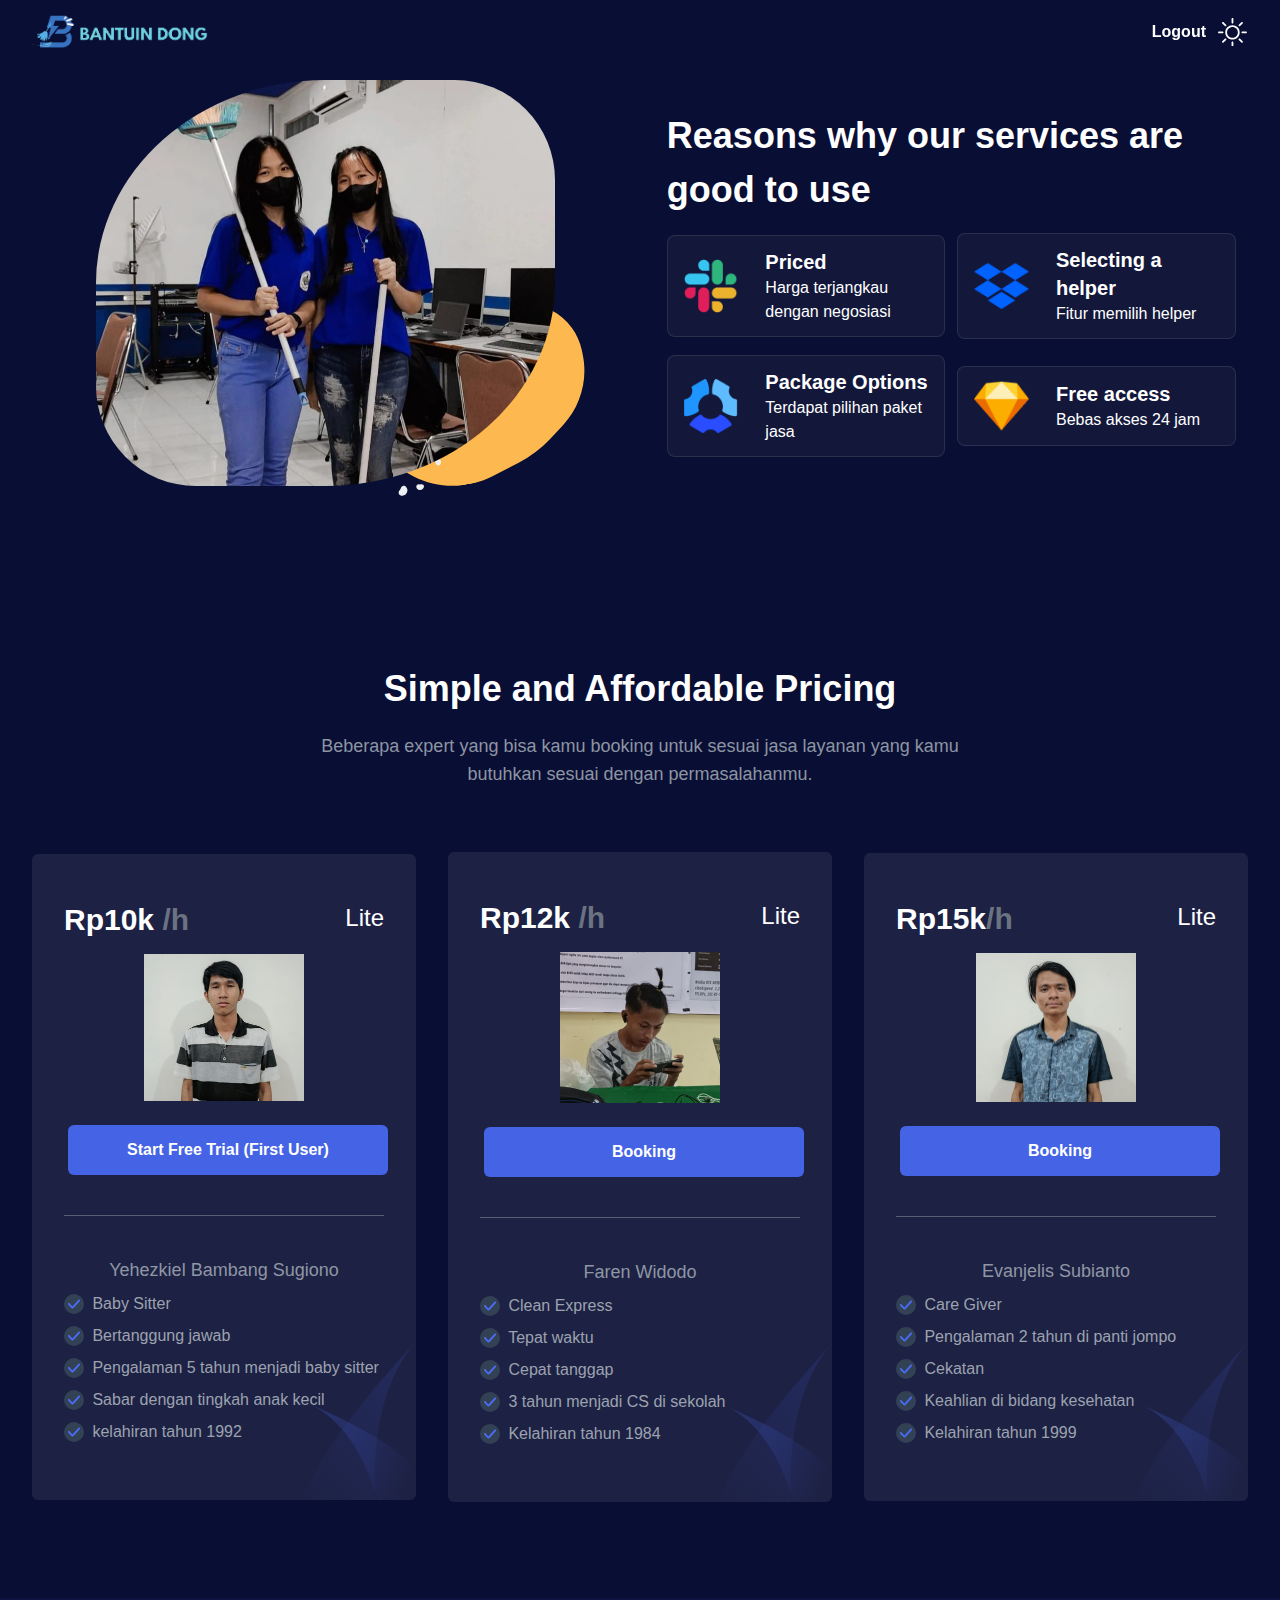
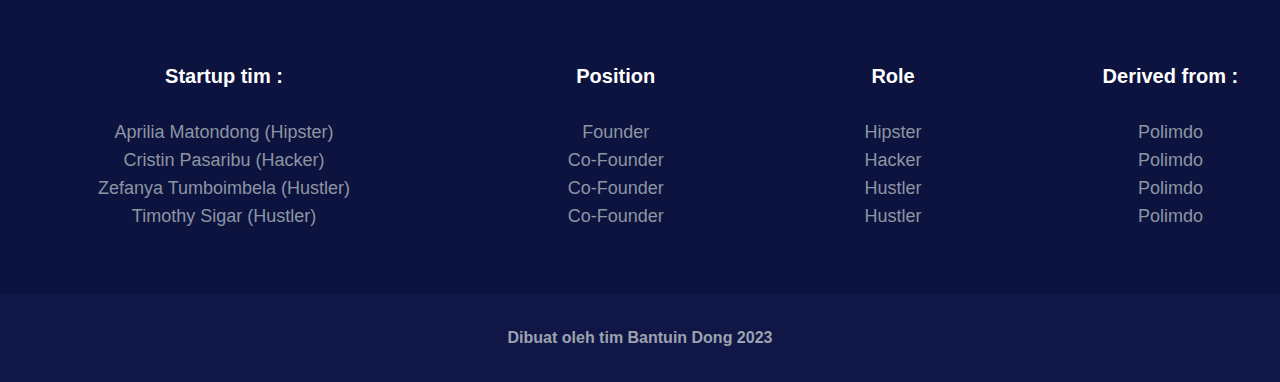
<file: wibu.html>
<!doctype html>
<html lang="en" class="dark scroll-smooth" id="root">
<head>
    <meta charset="UTF-8">
    <meta name="viewport"
          content="width=device-width, user-scalable=no, initial-scale=1.0, maximum-scale=1.0, minimum-scale=1.0">
    <meta http-equiv="X-UA-Compatible" content="ie=edge">
    <meta name="author" content="farideghbali">
    <link rel="shortcut icon" href="./img/favicon.png" type="image/x-icon"/>
    <link rel="stylesheet" href="./css/output.css">
    <title>Bantuin Dong</title>
    <!-- Develoop By: Farideghbali / Farideghbali.com / Farideghbali.dev@gmail.com   -->
</head>
<body class="bg-white dark:bg-dark seceltion font-Inter">
<div class="fixed top-0 left-0 z-50 w-full">
    <div class="px-4 py-4 lg:px-8 lg:py-1" id="header">
        <div class="flex items-center justify-between">
            <div class="logo">
                <img src="./img/logo navbar.png" alt="logo" class="hidden dark:block w-44">
                <img src="./img/logo navbar.png" alt="logo" class="block dark:hidden w-44">
            </div>
            <div class="navigation hidden lg:block">
            </div>
            <div class="panel flex items-center">
                <a href="#" class="btn cursor-pointer text-neutral-900 py-3 px-2 hidden lg:block">Logout</a>
                <button type="button" class="cursor-pointer" id="change-mood">
                    <svg viewBox="0 0 23 23" class="cursor-pointer block dark:hidden" fill=""
                         xmlns="http://www.w3.org/2000/svg" width="30px">
                        <path d="M9.55078 1.5C5.80078 1.5 1.30078 5.25 1.30078 11.25C1.30078 17.25 5.80078 21.75 11.8008 21.75C17.8008 21.75 21.5508 17.25 21.5508 13.5C13.3008 18.75 4.30078 9.75 9.55078 1.5Z"
                              stroke-width="2" stroke-linecap="round" stroke-linejoin="round"></path>
                    </svg>
                    <svg viewBox="0 0 25 24" fill="none" xmlns="http://www.w3.org/2000/svg" width="30px"
                         class="cursor-pointer dark:block hidden">
                        <mask id="path-1-inside-1_977:1934" fill="white">
                            <path d="M12.0508 16.5C10.8573 16.5 9.71271 16.0259 8.8688 15.182C8.02489 14.3381 7.55078 13.1935 7.55078 12C7.55078 10.8065 8.02489 9.66193 8.8688 8.81802C9.71271 7.97411 10.8573 7.5 12.0508 7.5C13.2443 7.5 14.3888 7.97411 15.2328 8.81802C16.0767 9.66193 16.5508 10.8065 16.5508 12C16.5508 13.1935 16.0767 14.3381 15.2328 15.182C14.3888 16.0259 13.2443 16.5 12.0508 16.5ZM12.0508 18C13.6421 18 15.1682 17.3679 16.2934 16.2426C17.4186 15.1174 18.0508 13.5913 18.0508 12C18.0508 10.4087 17.4186 8.88258 16.2934 7.75736C15.1682 6.63214 13.6421 6 12.0508 6C10.4595 6 8.93336 6.63214 7.80814 7.75736C6.68292 8.88258 6.05078 10.4087 6.05078 12C6.05078 13.5913 6.68292 15.1174 7.80814 16.2426C8.93336 17.3679 10.4595 18 12.0508 18ZM12.0508 0C12.2497 0 12.4405 0.0790176 12.5811 0.21967C12.7218 0.360322 12.8008 0.551088 12.8008 0.75V3.75C12.8008 3.94891 12.7218 4.13968 12.5811 4.28033C12.4405 4.42098 12.2497 4.5 12.0508 4.5C11.8519 4.5 11.6611 4.42098 11.5205 4.28033C11.3798 4.13968 11.3008 3.94891 11.3008 3.75V0.75C11.3008 0.551088 11.3798 0.360322 11.5205 0.21967C11.6611 0.0790176 11.8519 0 12.0508 0V0ZM12.0508 19.5C12.2497 19.5 12.4405 19.579 12.5811 19.7197C12.7218 19.8603 12.8008 20.0511 12.8008 20.25V23.25C12.8008 23.4489 12.7218 23.6397 12.5811 23.7803C12.4405 23.921 12.2497 24 12.0508 24C11.8519 24 11.6611 23.921 11.5205 23.7803C11.3798 23.6397 11.3008 23.4489 11.3008 23.25V20.25C11.3008 20.0511 11.3798 19.8603 11.5205 19.7197C11.6611 19.579 11.8519 19.5 12.0508 19.5ZM24.0508 12C24.0508 12.1989 23.9718 12.3897 23.8311 12.5303C23.6905 12.671 23.4997 12.75 23.3008 12.75H20.3008C20.1019 12.75 19.9111 12.671 19.7705 12.5303C19.6298 12.3897 19.5508 12.1989 19.5508 12C19.5508 11.8011 19.6298 11.6103 19.7705 11.4697C19.9111 11.329 20.1019 11.25 20.3008 11.25H23.3008C23.4997 11.25 23.6905 11.329 23.8311 11.4697C23.9718 11.6103 24.0508 11.8011 24.0508 12ZM4.55078 12C4.55078 12.1989 4.47176 12.3897 4.33111 12.5303C4.19046 12.671 3.99969 12.75 3.80078 12.75H0.800781C0.601869 12.75 0.411103 12.671 0.270451 12.5303C0.129799 12.3897 0.0507813 12.1989 0.0507812 12C0.0507813 11.8011 0.129799 11.6103 0.270451 11.4697C0.411103 11.329 0.601869 11.25 0.800781 11.25H3.80078C3.99969 11.25 4.19046 11.329 4.33111 11.4697C4.47176 11.6103 4.55078 11.8011 4.55078 12ZM20.5363 3.5145C20.6769 3.65515 20.7559 3.84588 20.7559 4.04475C20.7559 4.24362 20.6769 4.43435 20.5363 4.575L18.4153 6.6975C18.3455 6.76713 18.2628 6.82235 18.1717 6.86C18.0806 6.89765 17.983 6.91699 17.8845 6.91692C17.6855 6.91678 17.4947 6.83758 17.354 6.69675C17.2844 6.62702 17.2292 6.54425 17.1915 6.45318C17.1539 6.36211 17.1345 6.26452 17.1346 6.16597C17.1348 5.96695 17.214 5.77613 17.3548 5.6355L19.4758 3.5145C19.6164 3.3739 19.8072 3.29491 20.006 3.29491C20.2049 3.29491 20.3956 3.3739 20.5363 3.5145ZM6.74678 17.304C6.88738 17.4446 6.96637 17.6354 6.96637 17.8342C6.96637 18.0331 6.88738 18.2239 6.74678 18.3645L4.62578 20.4855C4.48433 20.6221 4.29488 20.6977 4.09823 20.696C3.90158 20.6943 3.71347 20.6154 3.57442 20.4764C3.43536 20.3373 3.35648 20.1492 3.35478 19.9526C3.35307 19.7559 3.42866 19.5665 3.56528 19.425L5.68628 17.304C5.82693 17.1634 6.01766 17.0844 6.21653 17.0844C6.4154 17.0844 6.60614 17.1634 6.74678 17.304ZM20.5363 20.4855C20.3956 20.6261 20.2049 20.7051 20.006 20.7051C19.8072 20.7051 19.6164 20.6261 19.4758 20.4855L17.3548 18.3645C17.2182 18.223 17.1426 18.0336 17.1443 17.8369C17.146 17.6403 17.2249 17.4522 17.3639 17.3131C17.503 17.1741 17.6911 17.0952 17.8877 17.0935C18.0844 17.0918 18.2738 17.1674 18.4153 17.304L20.5363 19.425C20.6769 19.5656 20.7559 19.7564 20.7559 19.9552C20.7559 20.1541 20.6769 20.3449 20.5363 20.4855ZM6.74678 6.6975C6.60614 6.8381 6.4154 6.91709 6.21653 6.91709C6.01766 6.91709 5.82693 6.8381 5.68628 6.6975L3.56528 4.575C3.49365 4.50582 3.43651 4.42306 3.39721 4.33155C3.3579 4.24005 3.33721 4.14164 3.33634 4.04205C3.33548 3.94247 3.35445 3.84371 3.39216 3.75153C3.42988 3.65936 3.48557 3.57562 3.55598 3.5052C3.6264 3.43478 3.71014 3.37909 3.80232 3.34138C3.89449 3.30367 3.99325 3.2847 4.09283 3.28556C4.19242 3.28643 4.29083 3.30712 4.38233 3.34642C4.47384 3.38573 4.5566 3.44287 4.62578 3.5145L6.74678 5.6355C6.81663 5.70517 6.87204 5.78793 6.90985 5.87905C6.94766 5.97017 6.96712 6.06785 6.96712 6.1665C6.96712 6.26515 6.94766 6.36283 6.90985 6.45395C6.87204 6.54507 6.81663 6.62783 6.74678 6.6975Z"></path>
                        </mask>
                        <path d="M12.0508 16.5C10.8573 16.5 9.71271 16.0259 8.8688 15.182C8.02489 14.3381 7.55078 13.1935 7.55078 12C7.55078 10.8065 8.02489 9.66193 8.8688 8.81802C9.71271 7.97411 10.8573 7.5 12.0508 7.5C13.2443 7.5 14.3888 7.97411 15.2328 8.81802C16.0767 9.66193 16.5508 10.8065 16.5508 12C16.5508 13.1935 16.0767 14.3381 15.2328 15.182C14.3888 16.0259 13.2443 16.5 12.0508 16.5ZM12.0508 18C13.6421 18 15.1682 17.3679 16.2934 16.2426C17.4186 15.1174 18.0508 13.5913 18.0508 12C18.0508 10.4087 17.4186 8.88258 16.2934 7.75736C15.1682 6.63214 13.6421 6 12.0508 6C10.4595 6 8.93336 6.63214 7.80814 7.75736C6.68292 8.88258 6.05078 10.4087 6.05078 12C6.05078 13.5913 6.68292 15.1174 7.80814 16.2426C8.93336 17.3679 10.4595 18 12.0508 18ZM12.0508 0C12.2497 0 12.4405 0.0790176 12.5811 0.21967C12.7218 0.360322 12.8008 0.551088 12.8008 0.75V3.75C12.8008 3.94891 12.7218 4.13968 12.5811 4.28033C12.4405 4.42098 12.2497 4.5 12.0508 4.5C11.8519 4.5 11.6611 4.42098 11.5205 4.28033C11.3798 4.13968 11.3008 3.94891 11.3008 3.75V0.75C11.3008 0.551088 11.3798 0.360322 11.5205 0.21967C11.6611 0.0790176 11.8519 0 12.0508 0V0ZM12.0508 19.5C12.2497 19.5 12.4405 19.579 12.5811 19.7197C12.7218 19.8603 12.8008 20.0511 12.8008 20.25V23.25C12.8008 23.4489 12.7218 23.6397 12.5811 23.7803C12.4405 23.921 12.2497 24 12.0508 24C11.8519 24 11.6611 23.921 11.5205 23.7803C11.3798 23.6397 11.3008 23.4489 11.3008 23.25V20.25C11.3008 20.0511 11.3798 19.8603 11.5205 19.7197C11.6611 19.579 11.8519 19.5 12.0508 19.5ZM24.0508 12C24.0508 12.1989 23.9718 12.3897 23.8311 12.5303C23.6905 12.671 23.4997 12.75 23.3008 12.75H20.3008C20.1019 12.75 19.9111 12.671 19.7705 12.5303C19.6298 12.3897 19.5508 12.1989 19.5508 12C19.5508 11.8011 19.6298 11.6103 19.7705 11.4697C19.9111 11.329 20.1019 11.25 20.3008 11.25H23.3008C23.4997 11.25 23.6905 11.329 23.8311 11.4697C23.9718 11.6103 24.0508 11.8011 24.0508 12ZM4.55078 12C4.55078 12.1989 4.47176 12.3897 4.33111 12.5303C4.19046 12.671 3.99969 12.75 3.80078 12.75H0.800781C0.601869 12.75 0.411103 12.671 0.270451 12.5303C0.129799 12.3897 0.0507813 12.1989 0.0507812 12C0.0507813 11.8011 0.129799 11.6103 0.270451 11.4697C0.411103 11.329 0.601869 11.25 0.800781 11.25H3.80078C3.99969 11.25 4.19046 11.329 4.33111 11.4697C4.47176 11.6103 4.55078 11.8011 4.55078 12ZM20.5363 3.5145C20.6769 3.65515 20.7559 3.84588 20.7559 4.04475C20.7559 4.24362 20.6769 4.43435 20.5363 4.575L18.4153 6.6975C18.3455 6.76713 18.2628 6.82235 18.1717 6.86C18.0806 6.89765 17.983 6.91699 17.8845 6.91692C17.6855 6.91678 17.4947 6.83758 17.354 6.69675C17.2844 6.62702 17.2292 6.54425 17.1915 6.45318C17.1539 6.36211 17.1345 6.26452 17.1346 6.16597C17.1348 5.96695 17.214 5.77613 17.3548 5.6355L19.4758 3.5145C19.6164 3.3739 19.8072 3.29491 20.006 3.29491C20.2049 3.29491 20.3956 3.3739 20.5363 3.5145ZM6.74678 17.304C6.88738 17.4446 6.96637 17.6354 6.96637 17.8342C6.96637 18.0331 6.88738 18.2239 6.74678 18.3645L4.62578 20.4855C4.48433 20.6221 4.29488 20.6977 4.09823 20.696C3.90158 20.6943 3.71347 20.6154 3.57442 20.4764C3.43536 20.3373 3.35648 20.1492 3.35478 19.9526C3.35307 19.7559 3.42866 19.5665 3.56528 19.425L5.68628 17.304C5.82693 17.1634 6.01766 17.0844 6.21653 17.0844C6.4154 17.0844 6.60614 17.1634 6.74678 17.304ZM20.5363 20.4855C20.3956 20.6261 20.2049 20.7051 20.006 20.7051C19.8072 20.7051 19.6164 20.6261 19.4758 20.4855L17.3548 18.3645C17.2182 18.223 17.1426 18.0336 17.1443 17.8369C17.146 17.6403 17.2249 17.4522 17.3639 17.3131C17.503 17.1741 17.6911 17.0952 17.8877 17.0935C18.0844 17.0918 18.2738 17.1674 18.4153 17.304L20.5363 19.425C20.6769 19.5656 20.7559 19.7564 20.7559 19.9552C20.7559 20.1541 20.6769 20.3449 20.5363 20.4855ZM6.74678 6.6975C6.60614 6.8381 6.4154 6.91709 6.21653 6.91709C6.01766 6.91709 5.82693 6.8381 5.68628 6.6975L3.56528 4.575C3.49365 4.50582 3.43651 4.42306 3.39721 4.33155C3.3579 4.24005 3.33721 4.14164 3.33634 4.04205C3.33548 3.94247 3.35445 3.84371 3.39216 3.75153C3.42988 3.65936 3.48557 3.57562 3.55598 3.5052C3.6264 3.43478 3.71014 3.37909 3.80232 3.34138C3.89449 3.30367 3.99325 3.2847 4.09283 3.28556C4.19242 3.28643 4.29083 3.30712 4.38233 3.34642C4.47384 3.38573 4.5566 3.44287 4.62578 3.5145L6.74678 5.6355C6.81663 5.70517 6.87204 5.78793 6.90985 5.87905C6.94766 5.97017 6.96712 6.06785 6.96712 6.1665C6.96712 6.26515 6.94766 6.36283 6.90985 6.45395C6.87204 6.54507 6.81663 6.62783 6.74678 6.6975Z"
                              fill="black" stroke="white" stroke-width="2" mask="url(#path-1-inside-1_977:1934)"></path>
                    </svg>
                </button>
            </div>
        </div>
    </div>
</div>

    
    <div class="py-16 pt-10 md:py-20 bg-white dark:bg-dark" id="workflow">
        <div class="container flex flex-col-reverse lg:flex-row items-center justify-between gap-12 px-4 md:px-8 mx-auto ">
            <div class="relative px-4 lg:px-16 basis-1/2 ">
                <img src="./img/ecaitin.jpeg" alt="img" style="border-radius: 50%100px" class="sticky z-10">
                <img src="./img/vector1.svg" alt=""
                     class="absolute bottom-1 right-2 md:right-7 w-40 md:w-60 -rotate-[190deg]">
            </div>
            <div class="relative mt-0 md:mt-16 lg:mt-0 basis-1/2 ">
                <div class="mx-auto my-4 pr-8">
                    <h2 class="heading !leading-normal text-3xl lg:text-4xl">
                        Reasons why our services are good to use
                    </h2>

                </div>
                <div class="my-4">
                    <div class="flex items-center justify-between my-4">
                        <div class="tools-box">
                            <div class="basis-1/3">
                                <img src="./img/slack-logo.png" alt="img" class="w-2/3">
                            </div>
                            <div class="basis-2/3">
                                <h4 class="workflow-title">Priced</h4>
                                <p class="workflow-text">Harga terjangkau dengan negosiasi</p>
                            </div>
                        </div>
                        <div class="tools-box">
                            <div class="basis-1/3">
                                <img src="./img/dropbox-logo.png" alt="img" class="w-2/3">
                            </div>
                            <div class="basis-2/3">
                                <h4 class="workflow-title">Selecting a helper</h4>
                                <p class="workflow-text">Fitur memilih helper</p>
                            </div>
                        </div>
                    </div>
                    <div class="flex items-center justify-between my-4">
                        <div class="tools-box">
                            <div class="basis-1/3">
                                <img src="./img/hubstaff-logo.png" alt="img" class="w-2/3">
                            </div>
                            <div class="basis-2/3">
                                <h4 class="workflow-title">Package Options</h4>
                                <p class="workflow-text">Terdapat pilihan paket jasa</p>
                            </div>
                        </div>
                        <div class="tools-box">
                            <div class="basis-1/3">
                                <img src="./img/Sketch_Logo.png" alt="img" class="w-2/3">
                            </div>
                            <div class="basis-2/3">
                                <h4 class="workflow-title">Free access</h4>
                                <p class="workflow-text">Bebas akses 24 jam</p>
                            </div>
                        </div>
                    </div>
                </div>
            </div>
        </div>
    </div>
    <div class="bg-white dark:bg-dark py-20 md:py-24" id="pricing">
        <div class="container px-4 md:px-10 lg:px-0 mx-auto">
            <div class="lg:w-1/2 2xl:w-1/2 mb-16 text-center mx-auto">
                <h2 class="heading !leading-normal text-3xl lg:text-4xl">Simple
                    and Affordable Pricing
                </h2>
                <p class="text-gray-500 dark:text-gray-400 opacity-90 text-lg">Beberapa expert yang bisa kamu booking untuk
                    sesuai jasa layanan yang kamu butuhkan sesuai dengan permasalahanmu.
                </p>
            </div>
            <div class="flex flex-col lg:flex-row items-center justify-between gap-8 mt-8 ">
                <div class="price-table ml-0 lg:ml-8">
                    <div class="price-title">
                        <div class="flex justify-between mb-4">
                            <h3 class="text-neutral-900 dark:text-white font-bold text-3xl">Rp10k <span
                                    class="text-gray-500">/h</span></h3>
                            <h4 class="text-right text-neutral-900 dark:text-white font-medium text-2xl">Lite</h4>
                        </div>
                        <center><img class="masthead-avatar mb-2" src="img/kiel.jpeg" alt="..." style="width: 50%; margin-bottom: 0;"/>
                        <button type="submit" class="btn price-btn bg-[#4a6cf7]">Start free trial (First User)</button>
                        <hr class="my-10 bg-gray-600 text-gray-600 w-full opacity-30">
                        <p class="text-gray-500 dark:text-gray-400 opacity-90 text-lg">Yehezkiel Bambang Sugiono
                        </p>
                    </div>
                    <div class="price-description">
                        <ul>
                            <li class="price-option">
                              <span class="price-list-style">
                                 <svg width="12" height="10" viewBox="0 0 8 6" class="fill-[#4a6cf7]">
                                    <path d="M2.90567 6.00024C2.68031 6.00024 2.48715 5.92812 2.294 5.74764L0.169254 3.43784C-0.0560926 3.18523 -0.0560926 2.78827 0.169254 2.53566C0.39461 2.28298 0.74873 2.28298 0.974086 2.53566L2.90567 4.66497L7.02642 0.189715C7.25175 -0.062913 7.60585 -0.062913 7.83118 0.189715C8.0566 0.442354 8.0566 0.839355 7.83118 1.09198L3.54957 5.78375C3.32415 5.92812 3.09882 6.00024 2.90567 6.00024Z"></path>
                                 </svg>
                              </span>
                                Baby Sitter
                            </li>
                            <li class="price-option">
                              <span class="price-list-style">
                                 <svg width="12" height="10" viewBox="0 0 8 6" class="fill-[#4a6cf7]">
                                    <path d="M2.90567 6.00024C2.68031 6.00024 2.48715 5.92812 2.294 5.74764L0.169254 3.43784C-0.0560926 3.18523 -0.0560926 2.78827 0.169254 2.53566C0.39461 2.28298 0.74873 2.28298 0.974086 2.53566L2.90567 4.66497L7.02642 0.189715C7.25175 -0.062913 7.60585 -0.062913 7.83118 0.189715C8.0566 0.442354 8.0566 0.839355 7.83118 1.09198L3.54957 5.78375C3.32415 5.92812 3.09882 6.00024 2.90567 6.00024Z"></path>
                                 </svg>
                              </span>
                                Bertanggung jawab
                            </li>
                            <li class="price-option">
                              <span class="price-list-style">
                                 <svg width="12" height="10" viewBox="0 0 8 6" class="fill-[#4a6cf7]">
                                    <path d="M2.90567 6.00024C2.68031 6.00024 2.48715 5.92812 2.294 5.74764L0.169254 3.43784C-0.0560926 3.18523 -0.0560926 2.78827 0.169254 2.53566C0.39461 2.28298 0.74873 2.28298 0.974086 2.53566L2.90567 4.66497L7.02642 0.189715C7.25175 -0.062913 7.60585 -0.062913 7.83118 0.189715C8.0566 0.442354 8.0566 0.839355 7.83118 1.09198L3.54957 5.78375C3.32415 5.92812 3.09882 6.00024 2.90567 6.00024Z"></path>
                                 </svg>
                              </span>
                                Pengalaman 5 tahun menjadi baby sitter
                            </li>
                            <li class="price-option">
                              <span class="price-list-style">
                                 <svg width="12" height="10" viewBox="0 0 8 6" class="fill-[#4a6cf7]">
                                    <path d="M2.90567 6.00024C2.68031 6.00024 2.48715 5.92812 2.294 5.74764L0.169254 3.43784C-0.0560926 3.18523 -0.0560926 2.78827 0.169254 2.53566C0.39461 2.28298 0.74873 2.28298 0.974086 2.53566L2.90567 4.66497L7.02642 0.189715C7.25175 -0.062913 7.60585 -0.062913 7.83118 0.189715C8.0566 0.442354 8.0566 0.839355 7.83118 1.09198L3.54957 5.78375C3.32415 5.92812 3.09882 6.00024 2.90567 6.00024Z"></path>
                                 </svg>
                              </span>
                                Sabar dengan tingkah anak kecil
                            </li>
                            <li class="price-option">
                              <span class="price-list-style">
                                 <svg width="12" height="10" viewBox="0 0 8 6" class="fill-[#4a6cf7]">
                                    <path d="M2.90567 6.00024C2.68031 6.00024 2.48715 5.92812 2.294 5.74764L0.169254 3.43784C-0.0560926 3.18523 -0.0560926 2.78827 0.169254 2.53566C0.39461 2.28298 0.74873 2.28298 0.974086 2.53566L2.90567 4.66497L7.02642 0.189715C7.25175 -0.062913 7.60585 -0.062913 7.83118 0.189715C8.0566 0.442354 8.0566 0.839355 7.83118 1.09198L3.54957 5.78375C3.32415 5.92812 3.09882 6.00024 2.90567 6.00024Z"></path>
                                 </svg>
                              </span>
                                kelahiran tahun 1992
                            </li>
                        </ul>
                    </div>
                    <div class="absolute bottom-0 right-0">
                        <svg width="179" height="158" viewBox="0 0 179 158" fill="none"
                             xmlns="http://www.w3.org/2000/svg">
                            <path opacity="0.5"
                                  d="M75.0002 63.256C115.229 82.3657 136.011 137.496 141.374 162.673C150.063 203.47 207.217 197.755 202.419 167.738C195.393 123.781 137.273 90.3579 75.0002 63.256Z"
                                  fill="url(#paint0_linear_70:153)"></path>
                            <path opacity="0.3"
                                  d="M178.255 0.150879C129.388 56.5969 134.648 155.224 143.387 197.482C157.547 265.958 65.9705 295.709 53.1024 246.401C34.2588 174.197 100.939 83.7223 178.255 0.150879Z"
                                  fill="url(#paint1_linear_70:153)"></path>
                            <defs>
                                <linearGradient id="paint0_linear_70:153" x1="69.6694" y1="29.9033" x2="196.108"
                                                y2="83.2919" gradientUnits="userSpaceOnUse">
                                    <stop stop-color="#4A6CF7" stop-opacity="0.62"></stop>
                                    <stop offset="1" stop-color="#4A6CF7" stop-opacity="0"></stop>
                                </linearGradient>
                                <linearGradient id="paint1_linear_70:153" x1="165.348" y1="-75.4466" x2="-3.75136"
                                                y2="103.645" gradientUnits="userSpaceOnUse">
                                    <stop stop-color="#4A6CF7" stop-opacity="0.62"></stop>
                                    <stop offset="1" stop-color="#4A6CF7" stop-opacity="0"></stop>
                                </linearGradient>
                            </defs>
                        </svg>
                    </div>
                </div>
                <div class="price-table">
                    <div class="price-title">
                        <div class="flex justify-between mb-4">
                            <h3 class="text-neutral-900 dark:text-white font-bold text-3xl">Rp12k <span
                                    class="text-gray-500">/h</span></h3>
                            <h4 class="text-right text-neutral-900 dark:text-white font-medium text-2xl">Lite</h4>
                        </div>
                        <center><img class="masthead-avatar mb-2" src="img/faren.jpeg" alt="..." style="width: 50%; margin-bottom: 0;"/>
                        <button type="submit" class="btn price-btn bg-[#4a6cf7]">Booking</button>
                        <hr class="my-10 bg-gray-600 text-gray-600 w-full opacity-30">
                        <p class="text-gray-500 dark:text-gray-400 opacity-90 text-lg">Faren Widodo
                        </p>
                    </div>
                    <div class="price-description">
                        <ul>
                            <li class="price-option">
                              <span class="price-list-style">
                                 <svg width="12" height="10" viewBox="0 0 8 6" class="fill-[#4a6cf7]">
                                    <path d="M2.90567 6.00024C2.68031 6.00024 2.48715 5.92812 2.294 5.74764L0.169254 3.43784C-0.0560926 3.18523 -0.0560926 2.78827 0.169254 2.53566C0.39461 2.28298 0.74873 2.28298 0.974086 2.53566L2.90567 4.66497L7.02642 0.189715C7.25175 -0.062913 7.60585 -0.062913 7.83118 0.189715C8.0566 0.442354 8.0566 0.839355 7.83118 1.09198L3.54957 5.78375C3.32415 5.92812 3.09882 6.00024 2.90567 6.00024Z"></path>
                                 </svg>
                              </span>
                                Clean Express
                            </li>
                            <li class="price-option">
                              <span class="price-list-style">
                                 <svg width="12" height="10" viewBox="0 0 8 6" class="fill-[#4a6cf7]">
                                    <path d="M2.90567 6.00024C2.68031 6.00024 2.48715 5.92812 2.294 5.74764L0.169254 3.43784C-0.0560926 3.18523 -0.0560926 2.78827 0.169254 2.53566C0.39461 2.28298 0.74873 2.28298 0.974086 2.53566L2.90567 4.66497L7.02642 0.189715C7.25175 -0.062913 7.60585 -0.062913 7.83118 0.189715C8.0566 0.442354 8.0566 0.839355 7.83118 1.09198L3.54957 5.78375C3.32415 5.92812 3.09882 6.00024 2.90567 6.00024Z"></path>
                                 </svg>
                              </span>
                                Tepat waktu
                            </li>
                            <li class="price-option">
                              <span class="price-list-style">
                                 <svg width="12" height="10" viewBox="0 0 8 6" class="fill-[#4a6cf7]">
                                    <path d="M2.90567 6.00024C2.68031 6.00024 2.48715 5.92812 2.294 5.74764L0.169254 3.43784C-0.0560926 3.18523 -0.0560926 2.78827 0.169254 2.53566C0.39461 2.28298 0.74873 2.28298 0.974086 2.53566L2.90567 4.66497L7.02642 0.189715C7.25175 -0.062913 7.60585 -0.062913 7.83118 0.189715C8.0566 0.442354 8.0566 0.839355 7.83118 1.09198L3.54957 5.78375C3.32415 5.92812 3.09882 6.00024 2.90567 6.00024Z"></path>
                                 </svg>
                              </span>
                                Cepat tanggap
                            </li>
                            <li class="price-option">
                              <span class="price-list-style">
                                 <svg width="12" height="10" viewBox="0 0 8 6" class="fill-[#4a6cf7]">
                                    <path d="M2.90567 6.00024C2.68031 6.00024 2.48715 5.92812 2.294 5.74764L0.169254 3.43784C-0.0560926 3.18523 -0.0560926 2.78827 0.169254 2.53566C0.39461 2.28298 0.74873 2.28298 0.974086 2.53566L2.90567 4.66497L7.02642 0.189715C7.25175 -0.062913 7.60585 -0.062913 7.83118 0.189715C8.0566 0.442354 8.0566 0.839355 7.83118 1.09198L3.54957 5.78375C3.32415 5.92812 3.09882 6.00024 2.90567 6.00024Z"></path>
                                 </svg>
                              </span>
                                3 tahun menjadi CS di sekolah
                            </li>
                            <li class="price-option">
                              <span class="price-list-style">
                                 <svg width="12" height="10" viewBox="0 0 8 6" class="fill-[#4a6cf7]">
                                    <path d="M2.90567 6.00024C2.68031 6.00024 2.48715 5.92812 2.294 5.74764L0.169254 3.43784C-0.0560926 3.18523 -0.0560926 2.78827 0.169254 2.53566C0.39461 2.28298 0.74873 2.28298 0.974086 2.53566L2.90567 4.66497L7.02642 0.189715C7.25175 -0.062913 7.60585 -0.062913 7.83118 0.189715C8.0566 0.442354 8.0566 0.839355 7.83118 1.09198L3.54957 5.78375C3.32415 5.92812 3.09882 6.00024 2.90567 6.00024Z"></path>
                                 </svg>
                              </span>
                                Kelahiran tahun 1984
                        </ul>
                    </div>
                    <div class="absolute bottom-0 right-0">
                        <svg width="179" height="158" viewBox="0 0 179 158" fill="none"
                             xmlns="http://www.w3.org/2000/svg">
                            <path opacity="0.5"
                                  d="M75.0002 63.256C115.229 82.3657 136.011 137.496 141.374 162.673C150.063 203.47 207.217 197.755 202.419 167.738C195.393 123.781 137.273 90.3579 75.0002 63.256Z"
                                  fill="url(#paint0_linear_70:153)"></path>
                            <path opacity="0.3"
                                  d="M178.255 0.150879C129.388 56.5969 134.648 155.224 143.387 197.482C157.547 265.958 65.9705 295.709 53.1024 246.401C34.2588 174.197 100.939 83.7223 178.255 0.150879Z"
                                  fill="url(#paint1_linear_70:153)"></path>
                            <defs>
                                <linearGradient id="paint0_linear_70:153" x1="69.6694" y1="29.9033" x2="196.108"
                                                y2="83.2919" gradientUnits="userSpaceOnUse">
                                    <stop stop-color="#4A6CF7" stop-opacity="0.62"></stop>
                                    <stop offset="1" stop-color="#4A6CF7" stop-opacity="0"></stop>
                                </linearGradient>
                                <linearGradient id="paint1_linear_70:153" x1="165.348" y1="-75.4466" x2="-3.75136"
                                                y2="103.645" gradientUnits="userSpaceOnUse">
                                    <stop stop-color="#4A6CF7" stop-opacity="0.62"></stop>
                                    <stop offset="1" stop-color="#4A6CF7" stop-opacity="0"></stop>
                                </linearGradient>
                            </defs>
                        </svg>
                    </div>
                </div>
                <div class="price-table mr-0 lg:mr-8">
                    <div class="price-title">
                        <div class="flex justify-between mb-4">
                            <h3 class="text-neutral-900 dark:text-white font-bold text-3xl">Rp15k<span
                                    class="text-gray-500">/h</span></h3>
                            <h4 class="text-right text-neutral-900 dark:text-white font-medium text-2xl">Lite</h4>
                        </div>
                        <center><img class="masthead-avatar mb-2" src="img/epan.jpeg" alt="..." style="width: 50%; margin-bottom: 0;"/>
                        <button type="submit" class="btn price-btn bg-[#4a6cf7]">Booking</button>
                        <hr class="my-10 bg-gray-600 text-gray-600 w-full opacity-30">
                        <p class="text-gray-500 dark:text-gray-400 opacity-90 text-lg">Evanjelis Subianto
                        </p>
                    </div>
                    <div class="price-description">
                        <ul>
                            <li class="price-option">
                              <span class="price-list-style">
                                 <svg width="12" height="10" viewBox="0 0 8 6" class="fill-[#4a6cf7]">
                                    <path d="M2.90567 6.00024C2.68031 6.00024 2.48715 5.92812 2.294 5.74764L0.169254 3.43784C-0.0560926 3.18523 -0.0560926 2.78827 0.169254 2.53566C0.39461 2.28298 0.74873 2.28298 0.974086 2.53566L2.90567 4.66497L7.02642 0.189715C7.25175 -0.062913 7.60585 -0.062913 7.83118 0.189715C8.0566 0.442354 8.0566 0.839355 7.83118 1.09198L3.54957 5.78375C3.32415 5.92812 3.09882 6.00024 2.90567 6.00024Z"></path>
                                 </svg>
                              </span>
                                Care Giver
                            </li>
                            <li class="price-option">
                              <span class="price-list-style">
                                 <svg width="12" height="10" viewBox="0 0 8 6" class="fill-[#4a6cf7]">
                                    <path d="M2.90567 6.00024C2.68031 6.00024 2.48715 5.92812 2.294 5.74764L0.169254 3.43784C-0.0560926 3.18523 -0.0560926 2.78827 0.169254 2.53566C0.39461 2.28298 0.74873 2.28298 0.974086 2.53566L2.90567 4.66497L7.02642 0.189715C7.25175 -0.062913 7.60585 -0.062913 7.83118 0.189715C8.0566 0.442354 8.0566 0.839355 7.83118 1.09198L3.54957 5.78375C3.32415 5.92812 3.09882 6.00024 2.90567 6.00024Z"></path>
                                 </svg>
                              </span>
                                Pengalaman 2 tahun di panti jompo   
                            </li>
                            <li class="price-option">
                              <span class="price-list-style">
                                 <svg width="12" height="10" viewBox="0 0 8 6" class="fill-[#4a6cf7]">
                                    <path d="M2.90567 6.00024C2.68031 6.00024 2.48715 5.92812 2.294 5.74764L0.169254 3.43784C-0.0560926 3.18523 -0.0560926 2.78827 0.169254 2.53566C0.39461 2.28298 0.74873 2.28298 0.974086 2.53566L2.90567 4.66497L7.02642 0.189715C7.25175 -0.062913 7.60585 -0.062913 7.83118 0.189715C8.0566 0.442354 8.0566 0.839355 7.83118 1.09198L3.54957 5.78375C3.32415 5.92812 3.09882 6.00024 2.90567 6.00024Z"></path>
                                 </svg>
                              </span>
                                Cekatan
                            </li>
                            <li class="price-option">
                              <span class="price-list-style">
                                 <svg width="12" height="10" viewBox="0 0 8 6" class="fill-[#4a6cf7]">
                                    <path d="M2.90567 6.00024C2.68031 6.00024 2.48715 5.92812 2.294 5.74764L0.169254 3.43784C-0.0560926 3.18523 -0.0560926 2.78827 0.169254 2.53566C0.39461 2.28298 0.74873 2.28298 0.974086 2.53566L2.90567 4.66497L7.02642 0.189715C7.25175 -0.062913 7.60585 -0.062913 7.83118 0.189715C8.0566 0.442354 8.0566 0.839355 7.83118 1.09198L3.54957 5.78375C3.32415 5.92812 3.09882 6.00024 2.90567 6.00024Z"></path>
                                 </svg>
                              </span>
                                Keahlian di bidang kesehatan
                            </li>
                            <li class="price-option">
                              <span class="price-list-style">
                                 <svg width="12" height="10" viewBox="0 0 8 6" class="fill-[#4a6cf7]">
                                    <path d="M2.90567 6.00024C2.68031 6.00024 2.48715 5.92812 2.294 5.74764L0.169254 3.43784C-0.0560926 3.18523 -0.0560926 2.78827 0.169254 2.53566C0.39461 2.28298 0.74873 2.28298 0.974086 2.53566L2.90567 4.66497L7.02642 0.189715C7.25175 -0.062913 7.60585 -0.062913 7.83118 0.189715C8.0566 0.442354 8.0566 0.839355 7.83118 1.09198L3.54957 5.78375C3.32415 5.92812 3.09882 6.00024 2.90567 6.00024Z"></path>
                                 </svg>
                              </span>
                               Kelahiran tahun 1999
                            </li>
                        </ul>
                    </div>
                    <div class="absolute bottom-0 right-0">
                        <svg width="179" height="158" viewBox="0 0 179 158" fill="none"
                             xmlns="http://www.w3.org/2000/svg">
                            <path opacity="0.5"
                                  d="M75.0002 63.256C115.229 82.3657 136.011 137.496 141.374 162.673C150.063 203.47 207.217 197.755 202.419 167.738C195.393 123.781 137.273 90.3579 75.0002 63.256Z"
                                  fill="url(#paint0_linear_70:153)"></path>
                            <path opacity="0.3"
                                  d="M178.255 0.150879C129.388 56.5969 134.648 155.224 143.387 197.482C157.547 265.958 65.9705 295.709 53.1024 246.401C34.2588 174.197 100.939 83.7223 178.255 0.150879Z"
                                  fill="url(#paint1_linear_70:153)"></path>
                            <defs>
                                <linearGradient id="paint0_linear_70:153" x1="69.6694" y1="29.9033" x2="196.108"
                                                y2="83.2919" gradientUnits="userSpaceOnUse">
                                    <stop stop-color="#4A6CF7" stop-opacity="0.62"></stop>
                                    <stop offset="1" stop-color="#4A6CF7" stop-opacity="0"></stop>
                                </linearGradient>
                                <linearGradient id="paint1_linear_70:153" x1="165.348" y1="-75.4466" x2="-3.75136"
                                                y2="103.645" gradientUnits="userSpaceOnUse">
                                    <stop stop-color="#4A6CF7" stop-opacity="0.62"></stop>
                                    <stop offset="1" stop-color="#4A6CF7" stop-opacity="0"></stop>
                                </linearGradient>
                            </defs>
                        </svg>
                    </div>
                </div>
            </div>
        </div>
    </div>
    
    </div>
</div>
<div class="footer" id="footer">
    <div class="top-content py-16 bg-[#4A6CF7] bg-opacity-5">
        <div class="container flex md:flex-row flex-wrap lg:flex-nowrap items-start justify-between px-4 mx-auto">
            <div class="basis-full lg:basis-1/3 mb-6 lg:mb-0">
                <center><h4 class="heading text-xl mb-7">Startup tim :</h4>
                <p class="text-gray-500 dark:text-gray-400 opacity-90 text-lg">Aprilia Matondong (Hipster)
                </p>
                <p class="text-gray-500 dark:text-gray-400 opacity-90 text-lg">Cristin Pasaribu (Hacker)
                </p>
                <p class="text-gray-500 dark:text-gray-400 opacity-90 text-lg">Zefanya Tumboimbela (Hustler)
                </p>
                <p class="text-gray-500 dark:text-gray-400 opacity-90 text-lg">Timothy Sigar (Hustler)
                </p></center>
            </div>
            <div class="basis-1/2 md:basis-1/3 lg:basis-[15%] my-6 lg:my-0">
            <center><h4 class="heading text-xl mb-7">Position</h4>
                <p class="text-gray-500 dark:text-gray-400 opacity-90 text-lg">Founder
                </p>
                <p class="text-gray-500 dark:text-gray-400 opacity-90 text-lg">Co-Founder
                </p>
                <p class="text-gray-500 dark:text-gray-400 opacity-90 text-lg">Co-Founder
                </p>
                <p class="text-gray-500 dark:text-gray-400 opacity-90 text-lg">Co-Founder
                </p></center>
            </div>
            <div class="basis-1/2 md:basis-1/3 lg:basis-[15%] my-6 lg:my-0">
                <center><h4 class="heading text-xl mb-7">Role</h4>
                <p class="text-gray-500 dark:text-gray-400 opacity-90 text-lg">Hipster
                </p>
                <p class="text-gray-500 dark:text-gray-400 opacity-90 text-lg">Hacker
                </p>
                <p class="text-gray-500 dark:text-gray-400 opacity-90 text-lg">Hustler
                </p>
                <p class="text-gray-500 dark:text-gray-400 opacity-90 text-lg">Hustler
                </p></center>
            </div>
            <div class="basis-1/2 md:basis-1/3 lg:basis-[15%] my-6 lg:my-0">
                <center><h4 class="heading text-xl mb-7">Derived from :</h4>
                    <p class="text-gray-500 dark:text-gray-400 opacity-90 text-lg">Polimdo
                    </p>
                    <p class="text-gray-500 dark:text-gray-400 opacity-90 text-lg">Polimdo
                    </p>
                    <p class="text-gray-500 dark:text-gray-400 opacity-90 text-lg">Polimdo
                    </p>
                    <p class="text-gray-500 dark:text-gray-400 opacity-90 text-lg">Polimdo
                    </p></center>
            </div>
        </div>
    </div>
    <div class="copy-right bg-[#4A6CF7] bg-opacity-10 p-8">
        <div class="container mx-auto text-gray-500 dark:text-gray-400 text-center text-base font-bold">
            <p>Dibuat oleh tim Bantuin Dong 2023</p>
        </div>
    </div>
</div>
</div>
<script src="./js/script.js"></script>
</body>
</html>
</file>
<file: css/output.css>
/*
! tailwindcss v3.2.2 | MIT License | https://tailwindcss.com
*/

/*
1. Prevent padding and border from affecting element width. (https://github.com/mozdevs/cssremedy/issues/4)
2. Allow adding a border to an element by just adding a border-width. (https://github.com/tailwindcss/tailwindcss/pull/116)
*/

*,
::before,
::after {
  box-sizing: border-box;
  /* 1 */
  border-width: 0;
  /* 2 */
  border-style: solid;
  /* 2 */
  border-color: #e5e7eb;
  /* 2 */
}

::before,
::after {
  --tw-content: '';
}

/*
1. Use a consistent sensible line-height in all browsers.
2. Prevent adjustments of font size after orientation changes in iOS.
3. Use a more readable tab size.
4. Use the user's configured `sans` font-family by default.
5. Use the user's configured `sans` font-feature-settings by default.
*/

html {
  line-height: 1.5;
  /* 1 */
  -webkit-text-size-adjust: 100%;
  /* 2 */
  -moz-tab-size: 4;
  /* 3 */
  -o-tab-size: 4;
     tab-size: 4;
  /* 3 */
  font-family: ui-sans-serif, system-ui, -apple-system, BlinkMacSystemFont, "Segoe UI", Roboto, "Helvetica Neue", Arial, "Noto Sans", sans-serif, "Apple Color Emoji", "Segoe UI Emoji", "Segoe UI Symbol", "Noto Color Emoji";
  /* 4 */
  font-feature-settings: normal;
  /* 5 */
}

/*
1. Remove the margin in all browsers.
2. Inherit line-height from `html` so users can set them as a class directly on the `html` element.
*/

body {
  margin: 0;
  /* 1 */
  line-height: inherit;
  /* 2 */
}

/*
1. Add the correct height in Firefox.
2. Correct the inheritance of border color in Firefox. (https://bugzilla.mozilla.org/show_bug.cgi?id=190655)
3. Ensure horizontal rules are visible by default.
*/

hr {
  height: 0;
  /* 1 */
  color: inherit;
  /* 2 */
  border-top-width: 1px;
  /* 3 */
}

/*
Add the correct text decoration in Chrome, Edge, and Safari.
*/

abbr:where([title]) {
  -webkit-text-decoration: underline dotted;
          text-decoration: underline dotted;
}

/*
Remove the default font size and weight for headings.
*/

h1,
h2,
h3,
h4,
h5,
h6 {
  font-size: inherit;
  font-weight: inherit;
}

/*
Reset links to optimize for opt-in styling instead of opt-out.
*/

a {
  color: inherit;
  text-decoration: inherit;
}

/*
Add the correct font weight in Edge and Safari.
*/

b,
strong {
  font-weight: bolder;
}

/*
1. Use the user's configured `mono` font family by default.
2. Correct the odd `em` font sizing in all browsers.
*/

code,
kbd,
samp,
pre {
  font-family: ui-monospace, SFMono-Regular, Menlo, Monaco, Consolas, "Liberation Mono", "Courier New", monospace;
  /* 1 */
  font-size: 1em;
  /* 2 */
}

/*
Add the correct font size in all browsers.
*/

small {
  font-size: 80%;
}

/*
Prevent `sub` and `sup` elements from affecting the line height in all browsers.
*/

sub,
sup {
  font-size: 75%;
  line-height: 0;
  position: relative;
  vertical-align: baseline;
}

sub {
  bottom: -0.25em;
}

sup {
  top: -0.5em;
}

/*
1. Remove text indentation from table contents in Chrome and Safari. (https://bugs.chromium.org/p/chromium/issues/detail?id=999088, https://bugs.webkit.org/show_bug.cgi?id=201297)
2. Correct table border color inheritance in all Chrome and Safari. (https://bugs.chromium.org/p/chromium/issues/detail?id=935729, https://bugs.webkit.org/show_bug.cgi?id=195016)
3. Remove gaps between table borders by default.
*/

table {
  text-indent: 0;
  /* 1 */
  border-color: inherit;
  /* 2 */
  border-collapse: collapse;
  /* 3 */
}

/*
1. Change the font styles in all browsers.
2. Remove the margin in Firefox and Safari.
3. Remove default padding in all browsers.
*/

button,
input,
optgroup,
select,
textarea {
  font-family: inherit;
  /* 1 */
  font-size: 100%;
  /* 1 */
  font-weight: inherit;
  /* 1 */
  line-height: inherit;
  /* 1 */
  color: inherit;
  /* 1 */
  margin: 0;
  /* 2 */
  padding: 0;
  /* 3 */
}

/*
Remove the inheritance of text transform in Edge and Firefox.
*/

button,
select {
  text-transform: none;
}

/*
1. Correct the inability to style clickable types in iOS and Safari.
2. Remove default button styles.
*/

button,
[type='button'],
[type='reset'],
[type='submit'] {
  -webkit-appearance: button;
  /* 1 */
  background-color: transparent;
  /* 2 */
  background-image: none;
  /* 2 */
}

/*
Use the modern Firefox focus style for all focusable elements.
*/

:-moz-focusring {
  outline: auto;
}

/*
Remove the additional `:invalid` styles in Firefox. (https://github.com/mozilla/gecko-dev/blob/2f9eacd9d3d995c937b4251a5557d95d494c9be1/layout/style/res/forms.css#L728-L737)
*/

:-moz-ui-invalid {
  box-shadow: none;
}

/*
Add the correct vertical alignment in Chrome and Firefox.
*/

progress {
  vertical-align: baseline;
}

/*
Correct the cursor style of increment and decrement buttons in Safari.
*/

::-webkit-inner-spin-button,
::-webkit-outer-spin-button {
  height: auto;
}

/*
1. Correct the odd appearance in Chrome and Safari.
2. Correct the outline style in Safari.
*/

[type='search'] {
  -webkit-appearance: textfield;
  /* 1 */
  outline-offset: -2px;
  /* 2 */
}

/*
Remove the inner padding in Chrome and Safari on macOS.
*/

::-webkit-search-decoration {
  -webkit-appearance: none;
}

/*
1. Correct the inability to style clickable types in iOS and Safari.
2. Change font properties to `inherit` in Safari.
*/

::-webkit-file-upload-button {
  -webkit-appearance: button;
  /* 1 */
  font: inherit;
  /* 2 */
}

/*
Add the correct display in Chrome and Safari.
*/

summary {
  display: list-item;
}

/*
Removes the default spacing and border for appropriate elements.
*/

blockquote,
dl,
dd,
h1,
h2,
h3,
h4,
h5,
h6,
hr,
figure,
p,
pre {
  margin: 0;
}

fieldset {
  margin: 0;
  padding: 0;
}

legend {
  padding: 0;
}

ol,
ul,
menu {
  list-style: none;
  margin: 0;
  padding: 0;
}

/*
Prevent resizing textareas horizontally by default.
*/

textarea {
  resize: vertical;
}

/*
1. Reset the default placeholder opacity in Firefox. (https://github.com/tailwindlabs/tailwindcss/issues/3300)
2. Set the default placeholder color to the user's configured gray 400 color.
*/

input::-moz-placeholder, textarea::-moz-placeholder {
  opacity: 1;
  /* 1 */
  color: #9ca3af;
  /* 2 */
}

input::placeholder,
textarea::placeholder {
  opacity: 1;
  /* 1 */
  color: #9ca3af;
  /* 2 */
}

/*
Set the default cursor for buttons.
*/

button,
[role="button"] {
  cursor: pointer;
}

/*
Make sure disabled buttons don't get the pointer cursor.
*/

:disabled {
  cursor: default;
}

/*
1. Make replaced elements `display: block` by default. (https://github.com/mozdevs/cssremedy/issues/14)
2. Add `vertical-align: middle` to align replaced elements more sensibly by default. (https://github.com/jensimmons/cssremedy/issues/14#issuecomment-634934210)
   This can trigger a poorly considered lint error in some tools but is included by design.
*/

img,
svg,
video,
canvas,
audio,
iframe,
embed,
object {
  display: block;
  /* 1 */
  vertical-align: middle;
  /* 2 */
}

/*
Constrain images and videos to the parent width and preserve their intrinsic aspect ratio. (https://github.com/mozdevs/cssremedy/issues/14)
*/

img,
video {
  max-width: 100%;
  height: auto;
}

/* Make elements with the HTML hidden attribute stay hidden by default */

[hidden] {
  display: none;
}

*, ::before, ::after {
  --tw-border-spacing-x: 0;
  --tw-border-spacing-y: 0;
  --tw-translate-x: 0;
  --tw-translate-y: 0;
  --tw-rotate: 0;
  --tw-skew-x: 0;
  --tw-skew-y: 0;
  --tw-scale-x: 1;
  --tw-scale-y: 1;
  --tw-pan-x:  ;
  --tw-pan-y:  ;
  --tw-pinch-zoom:  ;
  --tw-scroll-snap-strictness: proximity;
  --tw-ordinal:  ;
  --tw-slashed-zero:  ;
  --tw-numeric-figure:  ;
  --tw-numeric-spacing:  ;
  --tw-numeric-fraction:  ;
  --tw-ring-inset:  ;
  --tw-ring-offset-width: 0px;
  --tw-ring-offset-color: #fff;
  --tw-ring-color: rgb(59 130 246 / 0.5);
  --tw-ring-offset-shadow: 0 0 #0000;
  --tw-ring-shadow: 0 0 #0000;
  --tw-shadow: 0 0 #0000;
  --tw-shadow-colored: 0 0 #0000;
  --tw-blur:  ;
  --tw-brightness:  ;
  --tw-contrast:  ;
  --tw-grayscale:  ;
  --tw-hue-rotate:  ;
  --tw-invert:  ;
  --tw-saturate:  ;
  --tw-sepia:  ;
  --tw-drop-shadow:  ;
  --tw-backdrop-blur:  ;
  --tw-backdrop-brightness:  ;
  --tw-backdrop-contrast:  ;
  --tw-backdrop-grayscale:  ;
  --tw-backdrop-hue-rotate:  ;
  --tw-backdrop-invert:  ;
  --tw-backdrop-opacity:  ;
  --tw-backdrop-saturate:  ;
  --tw-backdrop-sepia:  ;
}

::backdrop {
  --tw-border-spacing-x: 0;
  --tw-border-spacing-y: 0;
  --tw-translate-x: 0;
  --tw-translate-y: 0;
  --tw-rotate: 0;
  --tw-skew-x: 0;
  --tw-skew-y: 0;
  --tw-scale-x: 1;
  --tw-scale-y: 1;
  --tw-pan-x:  ;
  --tw-pan-y:  ;
  --tw-pinch-zoom:  ;
  --tw-scroll-snap-strictness: proximity;
  --tw-ordinal:  ;
  --tw-slashed-zero:  ;
  --tw-numeric-figure:  ;
  --tw-numeric-spacing:  ;
  --tw-numeric-fraction:  ;
  --tw-ring-inset:  ;
  --tw-ring-offset-width: 0px;
  --tw-ring-offset-color: #fff;
  --tw-ring-color: rgb(59 130 246 / 0.5);
  --tw-ring-offset-shadow: 0 0 #0000;
  --tw-ring-shadow: 0 0 #0000;
  --tw-shadow: 0 0 #0000;
  --tw-shadow-colored: 0 0 #0000;
  --tw-blur:  ;
  --tw-brightness:  ;
  --tw-contrast:  ;
  --tw-grayscale:  ;
  --tw-hue-rotate:  ;
  --tw-invert:  ;
  --tw-saturate:  ;
  --tw-sepia:  ;
  --tw-drop-shadow:  ;
  --tw-backdrop-blur:  ;
  --tw-backdrop-brightness:  ;
  --tw-backdrop-contrast:  ;
  --tw-backdrop-grayscale:  ;
  --tw-backdrop-hue-rotate:  ;
  --tw-backdrop-invert:  ;
  --tw-backdrop-opacity:  ;
  --tw-backdrop-saturate:  ;
  --tw-backdrop-sepia:  ;
}

.container {
  width: 100%;
}

@media (min-width: 640px) {
  .container {
    max-width: 640px;
  }
}

@media (min-width: 768px) {
  .container {
    max-width: 768px;
  }
}

@media (min-width: 1024px) {
  .container {
    max-width: 1024px;
  }
}

@media (min-width: 1280px) {
  .container {
    max-width: 1280px;
  }
}

@media (min-width: 1536px) {
  .container {
    max-width: 1536px;
  }
}

.seceltion *::-moz-selection {
  --tw-bg-opacity: 1;
  background-color: rgb(9 14 52 / var(--tw-bg-opacity));
  color: rgb(255 255 255 / var(--tw-text-opacity));
  --tw-text-opacity: 1;
}

.seceltion *::selection {
  --tw-bg-opacity: 1;
  background-color: rgb(9 14 52 / var(--tw-bg-opacity));
  color: rgb(255 255 255 / var(--tw-text-opacity));
  --tw-text-opacity: 1;
}

.seceltion::-moz-selection {
  --tw-bg-opacity: 1;
  background-color: rgb(9 14 52 / var(--tw-bg-opacity));
  color: rgb(255 255 255 / var(--tw-text-opacity));
  --tw-text-opacity: 1;
}

.seceltion::selection {
  --tw-bg-opacity: 1;
  background-color: rgb(9 14 52 / var(--tw-bg-opacity));
  color: rgb(255 255 255 / var(--tw-text-opacity));
  --tw-text-opacity: 1;
}

.dark .seceltion *::-moz-selection {
  background-color: rgb(255 255 100 / var(--tw-bg-opacity));
  --tw-bg-opacity: 0.1;
}

.dark .seceltion *::selection {
  background-color: rgb(255 255 100 / var(--tw-bg-opacity));
  --tw-bg-opacity: 0.1;
}

.dark .seceltion::-moz-selection {
  background-color: rgb(255 255 100 / var(--tw-bg-opacity));
  --tw-bg-opacity: 0.1;
}

.dark .seceltion::selection {
  background-color: rgb(255 255 100 / var(--tw-bg-opacity));
  --tw-bg-opacity: 0.1;
}

.heading {
  margin-bottom: 1rem;
  font-weight: 700;
  --tw-text-opacity: 1;
  color: rgb(23 23 23 / var(--tw-text-opacity));
}

.dark .heading {
  --tw-text-opacity: 1;
  color: rgb(255 255 255 / var(--tw-text-opacity));
}

.menu-item {
  font-size: 1.125rem;
  line-height: 1.75rem;
  font-weight: 400;
  --tw-text-opacity: 1;
  color: rgb(23 23 23 / var(--tw-text-opacity));
}

.menu-item:hover {
  --tw-text-opacity: 0.8;
}

.dark .menu-item {
  --tw-text-opacity: 1;
  color: rgb(255 255 255 / var(--tw-text-opacity));
}

.btn {
  transition-property: all;
  transition-duration: 200ms;
  transition-timing-function: cubic-bezier(0.4, 0, 0.2, 1);
  margin: 0.25rem;
  border-radius: 0.375rem;
  --tw-bg-opacity: 1;
  padding-left: 2rem;
  padding-right: 2rem;
  padding-top: 1.25rem;
  padding-bottom: 1.25rem;
  font-size: 1rem;
  line-height: 1.5rem;
  font-weight: 700;
  text-transform: capitalize;
  --tw-text-opacity: 1;
  color: rgb(255 255 255 / var(--tw-text-opacity));
  text-decoration-line: none;
}

.btn:hover {
  --tw-bg-opacity: 0.9;
}

.dark .btn {
  --tw-bg-opacity: 0.9;
  --tw-text-opacity: 1;
  color: rgb(255 255 255 / var(--tw-text-opacity));
}

.dark .btn:hover {
  --tw-bg-opacity: 0.7;
}

.features-box {
  transition-property: all;
  transition-duration: 200ms;
  transition-timing-function: cubic-bezier(0.4, 0, 0.2, 1);
  margin-left: 0.75rem;
  margin-right: 0.75rem;
  margin-top: 1rem;
  margin-bottom: 1rem;
  flex-basis: 30%;
  border-radius: 0.5rem;
  border-width: 1px;
  border-color: rgb(255 251 235 / var(--tw-border-opacity));
  --tw-border-opacity: 0.1;
  background-color: rgb(9 14 52 / var(--tw-bg-opacity));
  --tw-bg-opacity: 0.1;
  padding-left: 0.5rem;
  padding-right: 0.5rem;
  padding-top: 2rem;
  padding-bottom: 2rem;
  --tw-shadow: 0 1px 2px 0 rgb(0 0 0 / 0.05);
  --tw-shadow-colored: 0 1px 2px 0 var(--tw-shadow-color);
  box-shadow: var(--tw-ring-offset-shadow, 0 0 #0000), var(--tw-ring-shadow, 0 0 #0000), var(--tw-shadow);
  --tw-shadow-color: #efefef4f;
  --tw-shadow: var(--tw-shadow-colored);
}

.features-box:hover {
  --tw-shadow: 0 10px 15px -3px rgb(0 0 0 / 0.1), 0 4px 6px -4px rgb(0 0 0 / 0.1);
  --tw-shadow-colored: 0 10px 15px -3px var(--tw-shadow-color), 0 4px 6px -4px var(--tw-shadow-color);
  box-shadow: var(--tw-ring-offset-shadow, 0 0 #0000), var(--tw-ring-shadow, 0 0 #0000), var(--tw-shadow);
  --tw-shadow-color: #efefef2f;
  --tw-shadow: var(--tw-shadow-colored);
}

.dark .features-box {
  --tw-bg-opacity: 0.3;
}

.tools-box {
  transition-property: all;
  transition-duration: 200ms;
  transition-timing-function: cubic-bezier(0.4, 0, 0.2, 1);
  margin-right: 0.75rem;
  display: flex;
  flex-basis: 50%;
  align-items: center;
  justify-content: space-between;
  border-radius: 0.5rem;
  border-width: 1px;
  border-color: rgb(107 114 128 / var(--tw-border-opacity));
  --tw-border-opacity: 0.25;
  background-color: rgb(107 114 128 / var(--tw-bg-opacity));
  --tw-bg-opacity: 0.1;
  padding-left: 1rem;
  padding-right: 1rem;
  padding-top: 0.75rem;
  padding-bottom: 0.75rem;
}

.tools-box:hover {
  --tw-border-opacity: 1;
  border-color: rgb(190 18 60 / var(--tw-border-opacity));
}

.dark .tools-box:hover {
  --tw-border-opacity: 1;
  border-color: rgb(255 251 235 / var(--tw-border-opacity));
}

.workflow-title {
  font-size: 1.25rem;
  line-height: 1.75rem;
  font-weight: 700;
  --tw-text-opacity: 1;
  color: rgb(23 23 23 / var(--tw-text-opacity));
}

.dark .workflow-title {
  --tw-text-opacity: 1;
  color: rgb(255 255 255 / var(--tw-text-opacity));
}

.workflow-text {
  font-size: 0.75rem;
  line-height: 1rem;
  font-weight: 400;
  color: rgb(23 23 23 / var(--tw-text-opacity));
  --tw-text-opacity: 0.7;
}

.dark .workflow-text {
  --tw-text-opacity: 1;
  color: rgb(255 255 255 / var(--tw-text-opacity));
}

@media (min-width: 768px) {
  .workflow-text {
    font-size: 1rem;
    line-height: 1.5rem;
  }
}

.price-table {
  position: relative;
  width: 100%;
  border-radius: 0.375rem;
  --tw-bg-opacity: 1;
  background-color: rgb(255 255 255 / var(--tw-bg-opacity));
  padding-left: 2rem;
  padding-right: 2rem;
  padding-top: 3rem;
  padding-bottom: 3rem;
  --tw-shadow: 0px 5px 10px rgba(4, 10, 34, .2);
  --tw-shadow-colored: 0px 5px 10px var(--tw-shadow-color);
  box-shadow: var(--tw-ring-offset-shadow, 0 0 #0000), var(--tw-ring-shadow, 0 0 #0000), var(--tw-shadow);
}

.dark .price-table {
  --tw-bg-opacity: 1;
  background-color: rgb(29 33 68 / var(--tw-bg-opacity));
  --tw-shadow: 0 0 #0000;
  --tw-shadow-colored: 0 0 #0000;
  box-shadow: var(--tw-ring-offset-shadow, 0 0 #0000), var(--tw-ring-shadow, 0 0 #0000), var(--tw-shadow);
}

.price-btn {
  margin-top: 1.5rem;
  display: block;
  width: 100%;
  border-width: 1px;
  border-color: transparent;
  padding-top: 0.75rem;
  padding-bottom: 0.75rem;
}

.price-option {
  margin-top: 0.5rem;
  margin-bottom: 0.5rem;
  font-size: 1rem;
  line-height: 1.5rem;
  font-weight: 500;
  color: rgb(107 114 128 / var(--tw-text-opacity));
  --tw-text-opacity: 0.9;
}

.dark .price-option {
  --tw-text-opacity: 1;
  color: rgb(156 163 175 / var(--tw-text-opacity));
}

.price-list-style {
  margin-right: 0.25rem;
  display: inline-flex;
  height: 1.25rem;
  width: 1.25rem;
  align-items: center;
  justify-content: center;
  border-radius: 9999px;
  --tw-bg-opacity: 1;
  background-color: rgb(219 234 254 / var(--tw-bg-opacity));
}

.dark .price-list-style {
  --tw-bg-opacity: 1;
  background-color: rgb(51 65 85 / var(--tw-bg-opacity));
}

.form-input {
  border-radius: 0.375rem;
  border-width: 1px;
  border-color: transparent;
  --tw-bg-opacity: 1;
  background-color: rgb(255 255 255 / var(--tw-bg-opacity));
  padding-left: 1rem;
  padding-right: 1rem;
  padding-top: 1rem;
  padding-bottom: 1rem;
  --tw-text-opacity: 1;
  color: rgb(255 255 255 / var(--tw-text-opacity));
  --tw-shadow: 0px 5px 10px rgba(4, 10, 34, .2);
  --tw-shadow-colored: 0px 5px 10px var(--tw-shadow-color);
  box-shadow: var(--tw-ring-offset-shadow, 0 0 #0000), var(--tw-ring-shadow, 0 0 #0000), var(--tw-shadow);
  outline-width: 0px;
}

.form-input:focus {
  --tw-border-opacity: 1;
  border-color: rgb(56 189 248 / var(--tw-border-opacity));
}

.dark .form-input {
  --tw-bg-opacity: 1;
  background-color: rgb(36 43 81 / var(--tw-bg-opacity));
}

.form-label {
  margin-bottom: 0.75rem;
  font-weight: 400;
  --tw-text-opacity: 1;
  color: rgb(23 23 23 / var(--tw-text-opacity));
}

.dark .form-label {
  --tw-text-opacity: 1;
  color: rgb(255 255 255 / var(--tw-text-opacity));
}

.social {
  margin-left: 0.5rem;
  margin-right: 0.5rem;
  margin-left: 0px;
  display: inline-block;
  fill: #262626;
}

.social:hover {
  fill: #a3a3a3;
}

.dark .social {
  fill: #fff;
}

.fixed {
  position: fixed;
}

.absolute {
  position: absolute;
}

.relative {
  position: relative;
}

.sticky {
  position: sticky;
}

.top-0 {
  top: 0px;
}

.left-0 {
  left: 0px;
}

.right-0 {
  right: 0px;
}

.bottom-0 {
  bottom: 0px;
}

.left-4 {
  left: 1rem;
}

.bottom-1 {
  bottom: 0.25rem;
}

.right-2 {
  right: 0.5rem;
}

.z-50 {
  z-index: 50;
}

.z-10 {
  z-index: 10;
}

.mx-auto {
  margin-left: auto;
  margin-right: auto;
}

.my-4 {
  margin-top: 1rem;
  margin-bottom: 1rem;
}

.mx-3 {
  margin-left: 0.75rem;
  margin-right: 0.75rem;
}

.my-10 {
  margin-top: 2.5rem;
  margin-bottom: 2.5rem;
}

.my-3 {
  margin-top: 0.75rem;
  margin-bottom: 0.75rem;
}

.my-12 {
  margin-top: 3rem;
  margin-bottom: 3rem;
}

.my-6 {
  margin-top: 1.5rem;
  margin-bottom: 1.5rem;
}

.mr-6 {
  margin-right: 1.5rem;
}

.mt-20 {
  margin-top: 5rem;
}

.mt-8 {
  margin-top: 2rem;
}

.mt-10 {
  margin-top: 2.5rem;
}

.mb-6 {
  margin-bottom: 1.5rem;
}

.mb-2 {
  margin-bottom: 0.5rem;
}

.mr-8 {
  margin-right: 2rem;
}

.mt-12 {
  margin-top: 3rem;
}

.mt-24 {
  margin-top: 6rem;
}

.ml-8 {
  margin-left: 2rem;
}

.mt-0 {
  margin-top: 0px;
}

.mb-16 {
  margin-bottom: 4rem;
}

.ml-0 {
  margin-left: 0px;
}

.mb-4 {
  margin-bottom: 1rem;
}

.mr-0 {
  margin-right: 0px;
}

.mt-2 {
  margin-top: 0.5rem;
}

.mt-4 {
  margin-top: 1rem;
}

.mb-3 {
  margin-bottom: 0.75rem;
}

.mt-6 {
  margin-top: 1.5rem;
}

.mb-7 {
  margin-bottom: 1.75rem;
}

.block {
  display: block;
}

.flex {
  display: flex;
}

.hidden {
  display: none;
}

.h-screen {
  height: 100vh;
}

.w-full {
  width: 100%;
}

.w-44 {
  width: 11rem;
}

.w-32 {
  width: 8rem;
}

.w-40 {
  width: 10rem;
}

.w-2\/3 {
  width: 66.666667%;
}

.w-\[100\%\] {
  width: 100%;
}

.basis-1\/2 {
  flex-basis: 50%;
}

.basis-1\/3 {
  flex-basis: 33.333333%;
}

.basis-2\/3 {
  flex-basis: 66.666667%;
}

.basis-full {
  flex-basis: 100%;
}

.-rotate-\[190deg\] {
  --tw-rotate: -190deg;
  transform: translate(var(--tw-translate-x), var(--tw-translate-y)) rotate(var(--tw-rotate)) skewX(var(--tw-skew-x)) skewY(var(--tw-skew-y)) scaleX(var(--tw-scale-x)) scaleY(var(--tw-scale-y));
}

.transform {
  transform: translate(var(--tw-translate-x), var(--tw-translate-y)) rotate(var(--tw-rotate)) skewX(var(--tw-skew-x)) skewY(var(--tw-skew-y)) scaleX(var(--tw-scale-x)) scaleY(var(--tw-scale-y));
}

.cursor-pointer {
  cursor: pointer;
}

.resize-none {
  resize: none;
}

.flex-col {
  flex-direction: column;
}

.flex-col-reverse {
  flex-direction: column-reverse;
}

.flex-wrap {
  flex-wrap: wrap;
}

.items-start {
  align-items: flex-start;
}

.items-center {
  align-items: center;
}

.items-stretch {
  align-items: stretch;
}

.justify-center {
  justify-content: center;
}

.justify-between {
  justify-content: space-between;
}

.justify-around {
  justify-content: space-around;
}

.gap-12 {
  gap: 3rem;
}

.gap-8 {
  gap: 2rem;
}

.scroll-smooth {
  scroll-behavior: smooth;
}

.rounded {
  border-radius: 0.25rem;
}

.border {
  border-width: 1px;
}

.border-transparent {
  border-color: transparent;
}

.bg-white {
  --tw-bg-opacity: 1;
  background-color: rgb(255 255 255 / var(--tw-bg-opacity));
}

.bg-\[\#4a6cf7\] {
  --tw-bg-opacity: 1;
  background-color: rgb(74 108 247 / var(--tw-bg-opacity));
}

.bg-\[\#090E34\] {
  --tw-bg-opacity: 1;
  background-color: rgb(9 14 52 / var(--tw-bg-opacity));
}

.bg-\[\#efefef\] {
  --tw-bg-opacity: 1;
  background-color: rgb(239 239 239 / var(--tw-bg-opacity));
}

.bg-dark {
  --tw-bg-opacity: 1;
  background-color: rgb(9 14 52 / var(--tw-bg-opacity));
}

.bg-gray-600 {
  --tw-bg-opacity: 1;
  background-color: rgb(75 85 99 / var(--tw-bg-opacity));
}

.bg-gray-dark {
  background-color: rgba(74,108,247,.1);
}

.bg-\[\#4A6CF7\] {
  --tw-bg-opacity: 1;
  background-color: rgb(74 108 247 / var(--tw-bg-opacity));
}

.bg-opacity-20 {
  --tw-bg-opacity: 0.2;
}

.bg-opacity-5 {
  --tw-bg-opacity: 0.05;
}

.bg-opacity-10 {
  --tw-bg-opacity: 0.1;
}

.bg-\[url\(\'\/img\/bg-help\.svg\'\)\] {
  background-image: url('/img/bg-help.svg');
}

.bg-contain {
  background-size: contain;
}

.bg-cover {
  background-size: cover;
}

.bg-left-bottom {
  background-position: left bottom;
}

.bg-center {
  background-position: center;
}

.bg-no-repeat {
  background-repeat: no-repeat;
}

.fill-\[\#4a6cf7\] {
  fill: #4a6cf7;
}

.p-6 {
  padding: 1.5rem;
}

.p-8 {
  padding: 2rem;
}

.px-4 {
  padding-left: 1rem;
  padding-right: 1rem;
}

.py-4 {
  padding-top: 1rem;
  padding-bottom: 1rem;
}

.px-6 {
  padding-left: 1.5rem;
  padding-right: 1.5rem;
}

.py-3 {
  padding-top: 0.75rem;
  padding-bottom: 0.75rem;
}

.px-2 {
  padding-left: 0.5rem;
  padding-right: 0.5rem;
}

.py-20 {
  padding-top: 5rem;
  padding-bottom: 5rem;
}

.px-1 {
  padding-left: 0.25rem;
  padding-right: 0.25rem;
}

.py-16 {
  padding-top: 4rem;
  padding-bottom: 4rem;
}

.pt-16 {
  padding-top: 4rem;
}

.pt-24 {
  padding-top: 6rem;
}

.pb-10 {
  padding-bottom: 2.5rem;
}

.pt-10 {
  padding-top: 2.5rem;
}

.pr-8 {
  padding-right: 2rem;
}

.text-center {
  text-align: center;
}

.text-right {
  text-align: right;
}

.font-Inter {
  font-family: "Inter", sans-serif;
}

.text-3xl {
  font-size: 1.875rem;
  line-height: 2.25rem;
}

.text-xl {
  font-size: 1.25rem;
  line-height: 1.75rem;
}

.text-2xl {
  font-size: 1.5rem;
  line-height: 2rem;
}

.text-base {
  font-size: 1rem;
  line-height: 1.5rem;
}

.text-lg {
  font-size: 1.125rem;
  line-height: 1.75rem;
}

.font-medium {
  font-weight: 500;
}

.font-black {
  font-weight: 900;
}

.font-bold {
  font-weight: 700;
}

.\!leading-normal {
  line-height: 1.5 !important;
}

.leading-normal {
  line-height: 1.5;
}

.text-neutral-900 {
  --tw-text-opacity: 1;
  color: rgb(23 23 23 / var(--tw-text-opacity));
}

.text-neutral-600 {
  --tw-text-opacity: 1;
  color: rgb(82 82 82 / var(--tw-text-opacity));
}

.text-gray-500 {
  --tw-text-opacity: 1;
  color: rgb(107 114 128 / var(--tw-text-opacity));
}

.text-white {
  --tw-text-opacity: 1;
  color: rgb(255 255 255 / var(--tw-text-opacity));
}

.text-sky-400 {
  --tw-text-opacity: 1;
  color: rgb(56 189 248 / var(--tw-text-opacity));
}

.text-gray-400 {
  --tw-text-opacity: 1;
  color: rgb(156 163 175 / var(--tw-text-opacity));
}

.text-gray-600 {
  --tw-text-opacity: 1;
  color: rgb(75 85 99 / var(--tw-text-opacity));
}

.text-opacity-90 {
  --tw-text-opacity: 0.9;
}

.opacity-90 {
  opacity: 0.9;
}

.opacity-30 {
  opacity: 0.3;
}

.svg-fill {
  fill: rgb(74, 108, 247);
}

.hover\:bg-opacity-30:hover {
  --tw-bg-opacity: 0.3;
}

.dark .dark\:block {
  display: block;
}

.dark .dark\:hidden {
  display: none;
}

.dark .dark\:bg-dark {
  --tw-bg-opacity: 1;
  background-color: rgb(9 14 52 / var(--tw-bg-opacity));
}

.dark .dark\:bg-\[\#ffff64\] {
  --tw-bg-opacity: 1;
  background-color: rgb(255 255 100 / var(--tw-bg-opacity));
}

.dark .dark\:bg-\[\#0b113a\] {
  --tw-bg-opacity: 1;
  background-color: rgb(11 17 58 / var(--tw-bg-opacity));
}

.dark .dark\:bg-slate-800 {
  --tw-bg-opacity: 1;
  background-color: rgb(29 33 68 / var(--tw-bg-opacity));
}

.dark .dark\:bg-opacity-10 {
  --tw-bg-opacity: 0.1;
}

.dark .dark\:bg-\[url\(\'\/img\/bg-support-dark\.svg\'\)\] {
  background-image: url('/img/bg-support-dark.svg');
}

.dark .dark\:text-gray-400 {
  --tw-text-opacity: 1;
  color: rgb(156 163 175 / var(--tw-text-opacity));
}

.dark .dark\:text-white {
  --tw-text-opacity: 1;
  color: rgb(255 255 255 / var(--tw-text-opacity));
}

.dark .dark\:hover\:bg-opacity-5:hover {
  --tw-bg-opacity: 0.05;
}

@media (min-width: 768px) {
  .md\:right-7 {
    right: 1.75rem;
  }

  .md\:mt-16 {
    margin-top: 4rem;
  }

  .md\:w-\[600px\] {
    width: 600px;
  }

  .md\:w-60 {
    width: 15rem;
  }

  .md\:basis-1\/3 {
    flex-basis: 33.333333%;
  }

  .md\:flex-row {
    flex-direction: row;
  }

  .md\:py-24 {
    padding-top: 6rem;
    padding-bottom: 6rem;
  }

  .md\:py-32 {
    padding-top: 8rem;
    padding-bottom: 8rem;
  }

  .md\:py-20 {
    padding-top: 5rem;
    padding-bottom: 5rem;
  }

  .md\:px-8 {
    padding-left: 2rem;
    padding-right: 2rem;
  }

  .md\:px-10 {
    padding-left: 2.5rem;
    padding-right: 2.5rem;
  }
}

@media (min-width: 1024px) {
  .lg\:left-48 {
    left: 12rem;
  }

  .lg\:my-0 {
    margin-top: 0px;
    margin-bottom: 0px;
  }

  .lg\:mt-4 {
    margin-top: 1rem;
  }

  .lg\:mt-0 {
    margin-top: 0px;
  }

  .lg\:ml-8 {
    margin-left: 2rem;
  }

  .lg\:mr-8 {
    margin-right: 2rem;
  }

  .lg\:mr-3 {
    margin-right: 0.75rem;
  }

  .lg\:ml-3 {
    margin-left: 0.75rem;
  }

  .lg\:mb-0 {
    margin-bottom: 0px;
  }

  .lg\:block {
    display: block;
  }

  .lg\:w-2\/5 {
    width: 40%;
  }

  .lg\:w-1\/2 {
    width: 50%;
  }

  .lg\:w-\[740px\] {
    width: 740px;
  }

  .lg\:basis-1\/2 {
    flex-basis: 50%;
  }

  .lg\:basis-1\/3 {
    flex-basis: 33.333333%;
  }

  .lg\:basis-\[15\%\] {
    flex-basis: 15%;
  }

  .lg\:flex-row {
    flex-direction: row;
  }

  .lg\:flex-nowrap {
    flex-wrap: nowrap;
  }

  .lg\:bg-auto {
    background-size: auto;
  }

  .lg\:px-8 {
    padding-left: 2rem;
    padding-right: 2rem;
  }

  .lg\:py-1 {
    padding-top: 0.25rem;
    padding-bottom: 0.25rem;
  }

  .lg\:px-0 {
    padding-left: 0px;
    padding-right: 0px;
  }

  .lg\:px-16 {
    padding-left: 4rem;
    padding-right: 4rem;
  }

  .lg\:px-12 {
    padding-left: 3rem;
    padding-right: 3rem;
  }

  .lg\:text-5xl {
    font-size: 3rem;
    line-height: 1;
  }

  .lg\:text-4xl {
    font-size: 2.25rem;
    line-height: 2.5rem;
  }

  .lg\:text-3xl {
    font-size: 1.875rem;
    line-height: 2.25rem;
  }
}

@media (min-width: 1536px) {
  .\32xl\:w-1\/2 {
    width: 50%;
  }

  .\32xl\:bg-cover {
    background-size: cover;
  }
}
</file>
